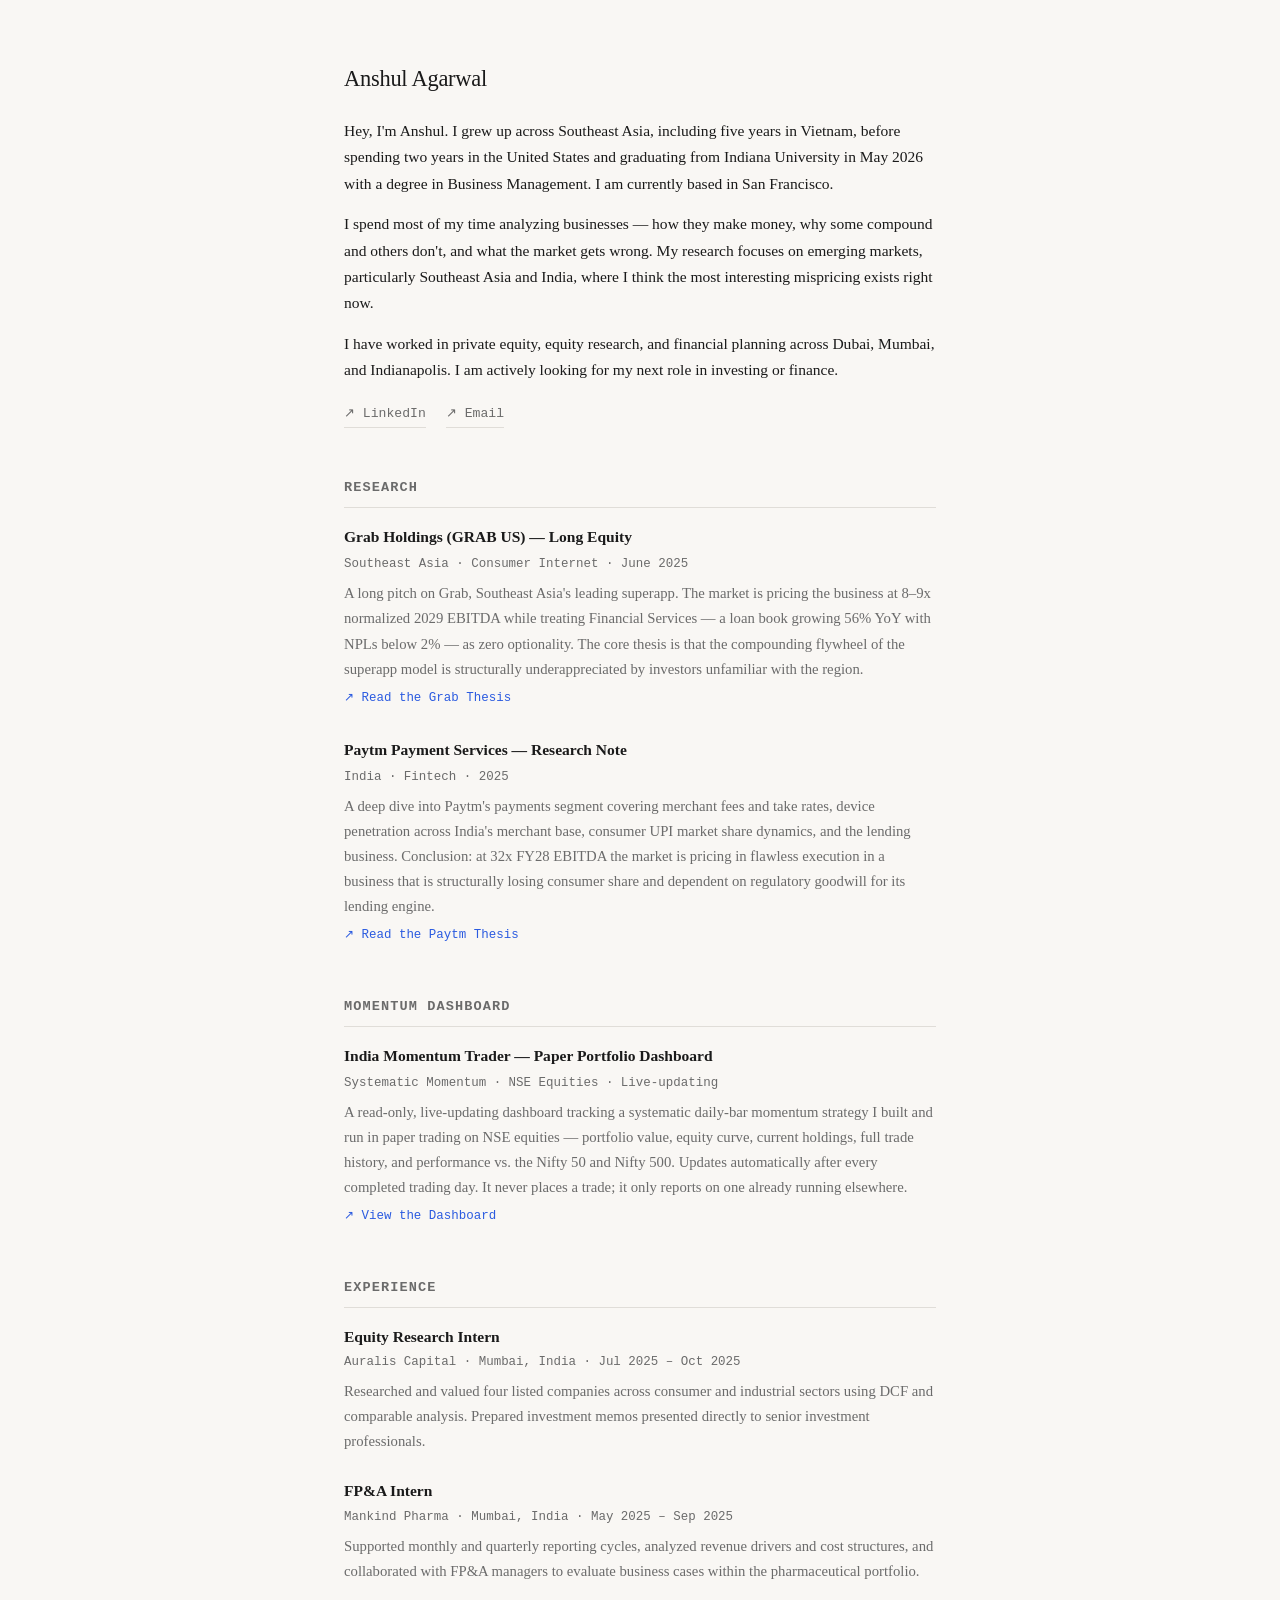
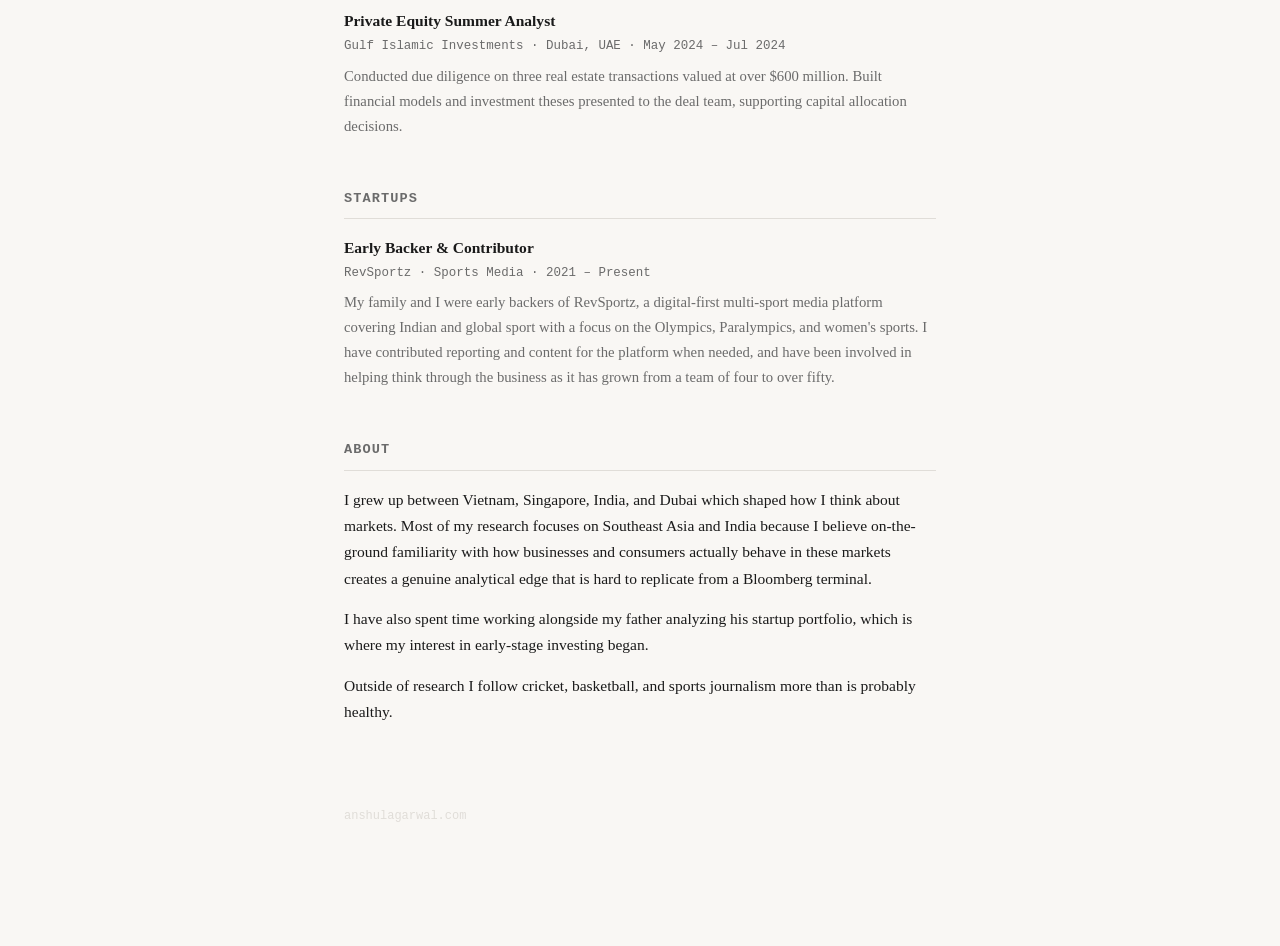
<file: index.html>
<!DOCTYPE html>
<html lang="en">
<head>
  <meta charset="UTF-8" />
  <meta name="viewport" content="width=device-width, initial-scale=1.0" />
  <meta name="description" content="Anshul Agarwal — investor and analyst exploring emerging markets, business analysis, and capital allocation across Southeast Asia and India." />
  <title>Anshul Agarwal</title>
  <style>
    :root {
      --bg: #f9f7f4;
      --text: #1a1a1a;
      --muted: #6b6b6b;
      --accent: #2b5be0;
      --border: #e0ddd8;
      --font-body: 'Georgia', serif;
      --font-mono: 'Courier New', monospace;
    }

    * {
      margin: 0;
      padding: 0;
      box-sizing: border-box;
    }

    body {
      background-color: var(--bg);
      color: var(--text);
      font-family: var(--font-body);
      font-size: 16px;
      line-height: 1.7;
      max-width: 640px;
      margin: 0 auto;
      padding: 60px 24px 120px;
    }

    h1 {
      font-size: 1.4rem;
      font-weight: normal;
      letter-spacing: -0.01em;
      margin-bottom: 20px;
    }

    h2 {
      font-size: 0.85rem;
      font-family: var(--font-mono);
      text-transform: uppercase;
      letter-spacing: 0.08em;
      color: var(--muted);
      margin: 48px 0 16px;
      padding-bottom: 8px;
      border-bottom: 1px solid var(--border);
    }

    p {
      color: var(--text);
      margin-bottom: 14px;
      font-size: 0.97rem;
    }

    a {
      color: var(--accent);
      text-decoration: none;
    }

    a:hover {
      text-decoration: underline;
    }

    .links {
      margin-top: 20px;
      display: flex;
      gap: 20px;
      flex-wrap: wrap;
      font-family: var(--font-mono);
      font-size: 0.82rem;
    }

    .links a {
      color: var(--muted);
      border-bottom: 1px solid var(--border);
      padding-bottom: 1px;
    }

    .links a:hover {
      color: var(--accent);
      border-color: var(--accent);
      text-decoration: none;
    }

    .work-item {
      margin-bottom: 28px;
    }

    .work-item .title {
      font-size: 0.97rem;
      font-weight: bold;
      margin-bottom: 4px;
    }

    .work-item .meta {
      font-family: var(--font-mono);
      font-size: 0.78rem;
      color: var(--muted);
      margin-bottom: 6px;
    }

    .work-item p {
      font-size: 0.92rem;
      color: var(--muted);
      margin-bottom: 0;
    }

    .work-item a.doc-link {
      font-family: var(--font-mono);
      font-size: 0.78rem;
      color: var(--accent);
      margin-top: 6px;
      display: inline-block;
    }

    .exp-item {
      margin-bottom: 24px;
    }

    .exp-item .role {
      font-size: 0.97rem;
      font-weight: bold;
      margin-bottom: 2px;
    }

    .exp-item .company {
      font-family: var(--font-mono);
      font-size: 0.78rem;
      color: var(--muted);
      margin-bottom: 6px;
    }

    .exp-item p {
      font-size: 0.92rem;
      color: var(--muted);
      margin-bottom: 0;
    }

    footer {
      margin-top: 80px;
      font-family: var(--font-mono);
      font-size: 0.75rem;
      color: var(--border);
    }
  </style>
</head>
<body>

  <h1>Anshul Agarwal</h1>

  <p>
    Hey, I'm Anshul. I grew up across Southeast Asia, including five years in Vietnam, before spending two years in the United States and graduating from Indiana University in May 2026 with a degree in Business Management. I am currently based in San Francisco.
  </p>
  <p>
    I spend most of my time analyzing businesses — how they make money, why some compound and others don't, and what the market gets wrong. My research focuses on emerging markets, particularly Southeast Asia and India, where I think the most interesting mispricing exists right now.
  </p>
  <p>
    I have worked in private equity, equity research, and financial planning across Dubai, Mumbai, and Indianapolis. I am actively looking for my next role in investing or finance.
  </p>

  <div class="links">
    <a href="https://www.linkedin.com/in/anshulagarwal123/" target="_blank">
    ↗ LinkedIn
</a>
    <a href="mailto:agarwalanshul031@gmail.com">↗ Email</a>
  </div>

  <h2>Research</h2>

  <div class="work-item">
    <div class="title">Grab Holdings (GRAB US) — Long Equity</div>
    <div class="meta">Southeast Asia · Consumer Internet · June 2025</div>
    <p>
      A long pitch on Grab, Southeast Asia's leading superapp. The market is pricing the business at 8–9x normalized 2029 EBITDA while treating Financial Services — a loan book growing 56% YoY with NPLs below 2% — as zero optionality. The core thesis is that the compounding flywheel of the superapp model is structurally underappreciated by investors unfamiliar with the region.
    </p>
    <a class="doc-link" href="OFFICIAL%20GRAB%20WRITE%20UP.pdf" target="_blank">
    ↗ Read the Grab Thesis
</a>
  </div>

  <div class="work-item">
    <div class="title">Paytm Payment Services — Research Note</div>
    <div class="meta">India · Fintech · 2025</div>
    <p>
      A deep dive into Paytm's payments segment covering merchant fees and take rates, device penetration across India's merchant base, consumer UPI market share dynamics, and the lending business. Conclusion: at 32x FY28 EBITDA the market is pricing in flawless execution in a business that is structurally losing consumer share and dependent on regulatory goodwill for its lending engine.
    </p>
   <a class="doc-link" href="PAYTM%20FINAL%20WRITE%20UP.pdf" target="_blank">
    ↗ Read the Paytm Thesis
</a>
  </div>

  <h2>Momentum Dashboard</h2>

  <div class="work-item">
    <div class="title">India Momentum Trader — Paper Portfolio Dashboard</div>
    <div class="meta">Systematic Momentum · NSE Equities · Live-updating</div>
    <p>
      A read-only, live-updating dashboard tracking a systematic daily-bar momentum strategy I built and run in paper trading on NSE equities — portfolio value, equity curve, current holdings, full trade history, and performance vs. the Nifty 50 and Nifty 500. Updates automatically after every completed trading day. It never places a trade; it only reports on one already running elsewhere.
    </p>
    <a class="doc-link" href="momentum-dashboard/index.html">
    ↗ View the Dashboard
</a>
  </div>

  <h2>Experience</h2>

  <div class="exp-item">
    <div class="role">Equity Research Intern</div>
    <div class="company">Auralis Capital · Mumbai, India · Jul 2025 – Oct 2025</div>
    <p>Researched and valued four listed companies across consumer and industrial sectors using DCF and comparable analysis. Prepared investment memos presented directly to senior investment professionals.</p>
  </div>

  <div class="exp-item">
    <div class="role">FP&A Intern</div>
    <div class="company">Mankind Pharma · Mumbai, India · May 2025 – Sep 2025</div>
    <p>Supported monthly and quarterly reporting cycles, analyzed revenue drivers and cost structures, and collaborated with FP&A managers to evaluate business cases within the pharmaceutical portfolio.</p>
  </div>

  <div class="exp-item">
    <div class="role">Private Equity Summer Analyst</div>
    <div class="company">Gulf Islamic Investments · Dubai, UAE · May 2024 – Jul 2024</div>
    <p>Conducted due diligence on three real estate transactions valued at over $600 million. Built financial models and investment theses presented to the deal team, supporting capital allocation decisions.</p>
  </div>

  <h2>Startups</h2>

  <div class="exp-item">
    <div class="role">Early Backer & Contributor</div>
    <div class="company">RevSportz · Sports Media · 2021 – Present</div>
    <p>My family and I were early backers of RevSportz, a digital-first multi-sport media platform covering Indian and global sport with a focus on the Olympics, Paralympics, and women's sports. I have contributed reporting and content for the platform when needed, and have been involved in helping think through the business as it has grown from a team of four to over fifty.</p>
  </div>

  <h2>About</h2>

  <p>
    I grew up between Vietnam, Singapore, India, and Dubai which shaped how I think about markets. Most of my research focuses on Southeast Asia and India because I believe on-the-ground familiarity with how businesses and consumers actually behave in these markets creates a genuine analytical edge that is hard to replicate from a Bloomberg terminal.
  </p>
  <p>
    I have also spent time working alongside my father analyzing his startup portfolio, which is where my interest in early-stage investing began.
  </p>
  <p>
    Outside of research I follow cricket, basketball, and sports journalism more than is probably healthy.
  </p>

  <footer>anshulagarwal.com</footer>

</body>
</html>
</file>
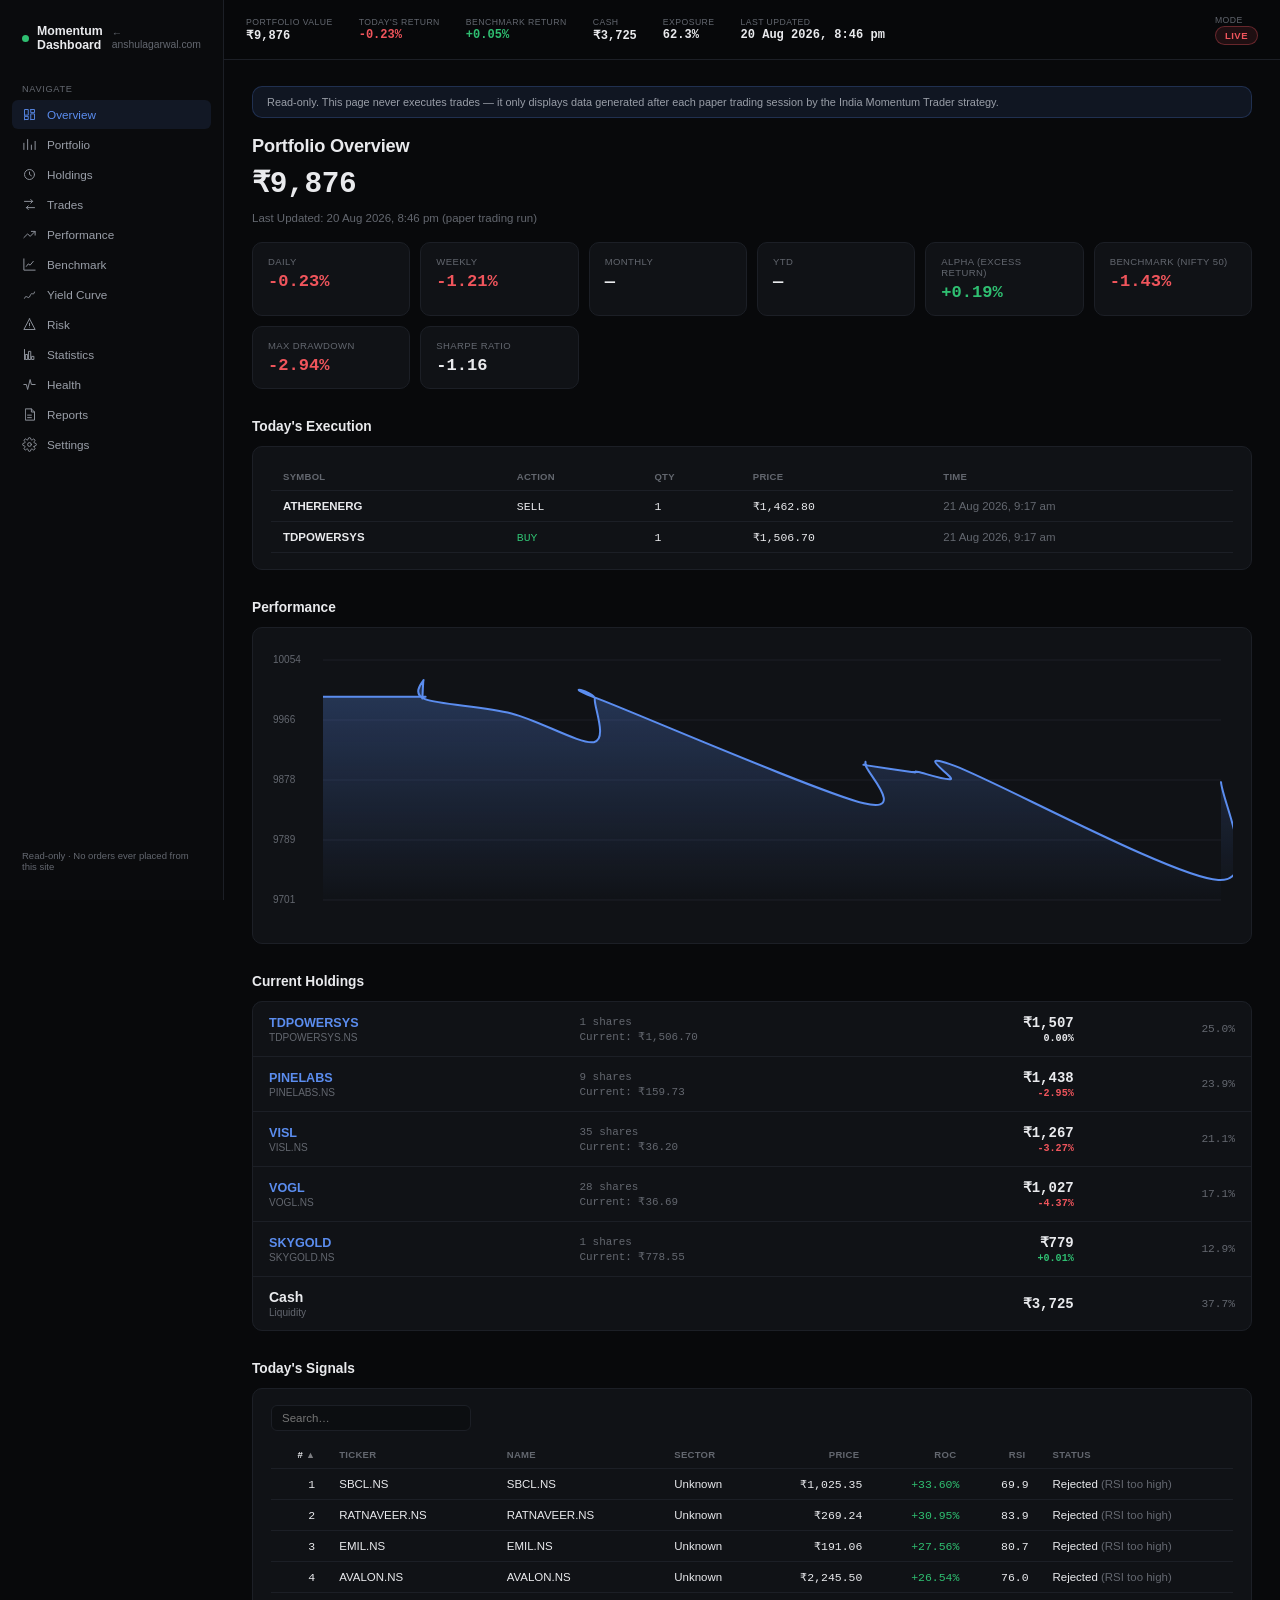
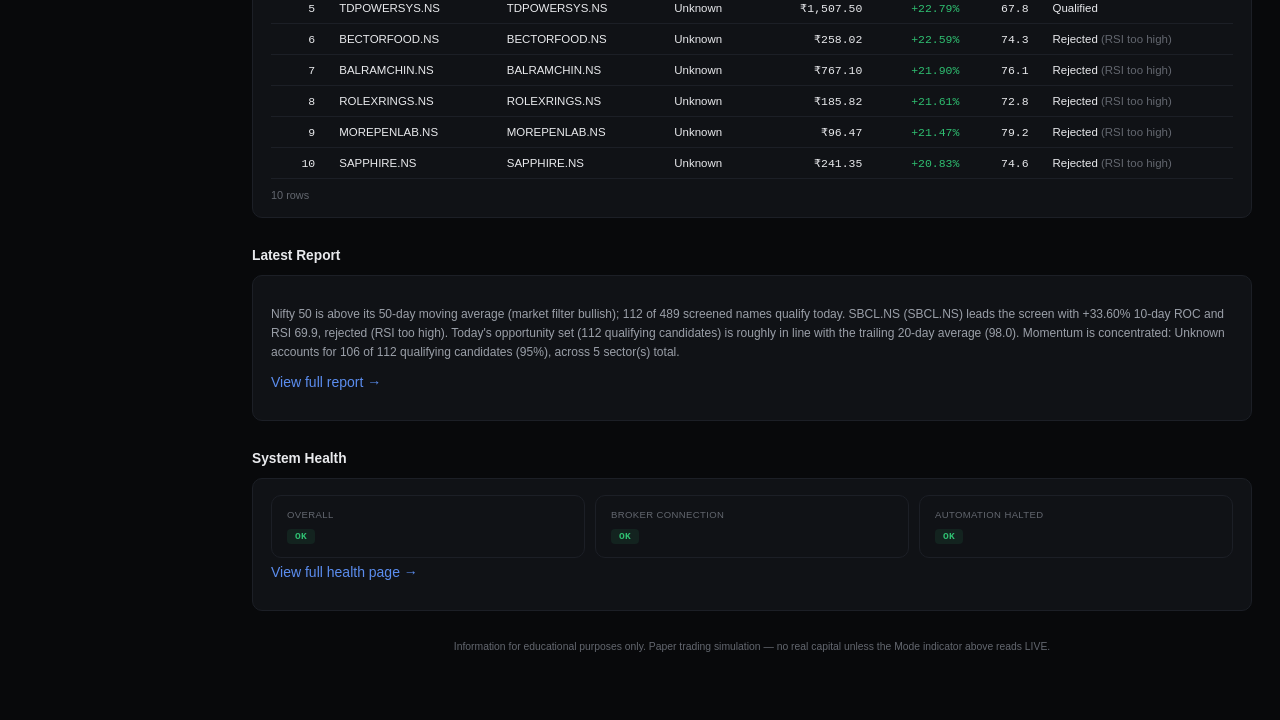
<file: momentum-dashboard/index.html>
<!doctype html>
<html lang="en">
<head>
<meta charset="utf-8">
<meta name="viewport" content="width=device-width, initial-scale=1">
<title>Momentum Dashboard — Overview</title>
<meta name="description" content="Read-only institutional-style analytics dashboard for the India Momentum Trader paper portfolio.">
<link rel="stylesheet" href="assets/style.css?v=2">
</head>
<body>
<div class="app-shell" id="app-root">
  <aside class="sidebar">
    <div class="sidebar-brand">
      <span class="dot"></span> Momentum Dashboard
      <a href="../index.html" class="back">← anshulagarwal.com</a>
    </div>
    <div class="sidebar-section-label">Navigate</div>
    <nav class="sidebar-nav"></nav>
    <div class="sidebar-footer">Read-only · No orders ever placed from this site</div>
  </aside>
  <div>
    <div class="topbar-v2">
      <button class="sidebar-toggle" aria-label="Toggle menu">
        <svg width="16" height="16" viewBox="0 0 24 24" fill="none" stroke="currentColor" stroke-width="2" stroke-linecap="round"><path d="M3 6h18M3 12h18M3 18h18"/></svg>
      </button>
      <div class="stat-chip"><span class="stat-label">Portfolio Value</span><span class="stat-value" id="tb-value">—</span></div>
      <div class="stat-chip"><span class="stat-label">Today's Return</span><span class="stat-value" id="tb-today">—</span></div>
      <div class="stat-chip"><span class="stat-label">Benchmark Return</span><span class="stat-value" id="tb-bench">—</span></div>
      <div class="stat-chip"><span class="stat-label">Cash</span><span class="stat-value" id="tb-cash">—</span></div>
      <div class="stat-chip"><span class="stat-label">Exposure</span><span class="stat-value" id="tb-exposure">—</span></div>
      <div class="stat-chip"><span class="stat-label">Last Updated</span><span class="stat-value" id="tb-updated">—</span></div>
      <div class="stat-chip mode-chip"><span class="stat-label">Mode</span><span class="mode-pill" id="tb-mode">—</span></div>
    </div>
    <main class="content">
      <div class="read-only-banner fade-in">Read-only. This page never executes trades — it only displays data generated after each paper trading session by the India Momentum Trader strategy.</div>

      <h1 class="fade-in">Portfolio Overview</h1>
      <div class="hero-value fade-in" id="hero-value">—</div>
      <p class="hero-sub fade-in" id="hero-sub">Loading…</p>

      <div class="kpi-grid" id="hero-kpi-grid"></div>

      <h2>Today's Execution</h2>
      <div id="execution-status"></div>

      <h2>Performance</h2>
      <div class="panel fade-in">
        <canvas id="equity-canvas" style="width:100%; height:280px;"></canvas>
      </div>

      <h2>Current Holdings</h2>
      <div class="position-list fade-in" id="position-list"></div>

      <h2>Today's Signals</h2>
      <div class="panel fade-in">
        <div id="signals-table"></div>
      </div>

      <h2>Latest Report</h2>
      <div class="panel fade-in" id="latest-report-panel"></div>

      <h2>System Health</h2>
      <div class="panel fade-in" id="health-summary-panel"></div>

      <p class="footer-note">Information for educational purposes only. Paper trading simulation — no real capital unless the Mode indicator above reads LIVE.</p>
    </main>
  </div>
</div>
<script src="assets/app.js?v=2"></script>
<script>
(async function () {
  renderShell("index.html");
  const [portfolio, holdings, performance, report, health] = await Promise.all([
    fetchJSON("portfolio.json"), fetchJSON("holdings.json"), fetchJSON("performance.json"),
    fetchJSON("latest_report.json"), fetchJSON("health.json"),
  ]);

  document.getElementById("hero-sub").textContent = portfolio
    ? `Last Updated: ${fmtDate(portfolio.as_of)} (paper trading run)`
    : "No data yet — the dashboard updates after the next paper trading session.";

  if (!portfolio) {
    document.getElementById("hero-value").textContent = "—";
    document.getElementById("hero-kpi-grid").innerHTML = emptyState("No portfolio.json yet.");
  } else {
    document.getElementById("hero-value").textContent = fmtCurrency(portfolio.portfolio_value);
    const bc = portfolio.benchmark_comparison || {};
    const cards = [
      { label: "Daily", value: portfolio.today_return ? fmtPct(portfolio.today_return.change_pct) : "—", cls: portfolio.today_return ? signClass(portfolio.today_return.change_pct) : "" },
      { label: "Weekly", value: portfolio.weekly_return ? fmtPct(portfolio.weekly_return.change_pct) : "—", cls: portfolio.weekly_return ? signClass(portfolio.weekly_return.change_pct) : "" },
      { label: "Monthly", value: portfolio.monthly_return ? fmtPct(portfolio.monthly_return.change_pct) : "—", cls: portfolio.monthly_return ? signClass(portfolio.monthly_return.change_pct) : "" },
      { label: "YTD", value: portfolio.ytd_return ? fmtPct(portfolio.ytd_return.change_pct) : "—", cls: portfolio.ytd_return ? signClass(portfolio.ytd_return.change_pct) : "" },
      { label: "Alpha (Excess Return)", value: bc.available && bc.excess_return_pct !== null ? fmtPct(bc.excess_return_pct) : "—", cls: bc.available ? signClass(bc.excess_return_pct) : "" },
      { label: `Benchmark (${bc.benchmark_name || "Nifty 50"})`, value: bc.available && bc.benchmark_since_inception_pct !== null ? fmtPct(bc.benchmark_since_inception_pct) : "—", cls: bc.available ? signClass(bc.benchmark_since_inception_pct) : "" },
      { label: "Max Drawdown", value: portfolio.max_drawdown_pct !== null ? fmtPct(portfolio.max_drawdown_pct) : "Insufficient history", cls: portfolio.max_drawdown_pct !== null ? "neg" : "" },
      { label: "Sharpe Ratio", value: portfolio.sharpe_ratio !== null ? fmtNum(portfolio.sharpe_ratio) : "Insufficient history" },
    ];
    document.getElementById("hero-kpi-grid").innerHTML = cards.map(c => `
      <div class="kpi-card fade-in"><div class="label">${c.label}</div><div class="value ${c.cls || ""}">${c.value}</div></div>`).join("");
  }

  // Today's Execution — never show placeholder/fabricated fills; only
  // real fills from an execute (or confirmed intraday exit) entry whose
  // own timestamp is actually today, IST. See json_export.py's
  // build_latest_report_json() / _entry_ist_date().
  const execEl = document.getElementById("execution-status");
  const exec = report && report.today_execution;
  if (!exec || !exec.executed) {
    execEl.innerHTML = `<div class="wait-state"><span class="wait-dot"></span>Waiting for today's execution…</div>`;
  } else if (!exec.fills || exec.fills.length === 0) {
    execEl.innerHTML = `<div class="wait-state"><span class="wait-dot"></span>Execution complete — no trades today.</div>`;
  } else {
    execEl.innerHTML = `<div class="panel"><div class="table-scroll"><table><thead><tr>
      <th>Symbol</th><th>Action</th><th>Qty</th><th>Price</th><th>Time</th></tr></thead><tbody>
      ${exec.fills.map(f => `<tr>
        <td class="text-cell"><strong>${(f.symbol || "").replace(".NS", "")}</strong></td>
        <td class="${f.action === "BUY" ? "pos" : ""}">${f.action}</td>
        <td>${f.qty}</td><td>${fmtCurrency(f.price, 2)}</td>
        <td class="text-cell muted">${fmtDate(f.timestamp)}</td>
      </tr>`).join("")}
      </tbody></table></div></div>`;
  }

  if (performance && performance.available) {
    simpleLineChart("equity-canvas", [
      { label: "Portfolio", color: CHART_COLORS.portfolio, points: seriesFromDict(performance.equity_curve) },
    ], { yDecimals: 0, tooltipLabel: (p) => fmtCurrency(p[1]) });
  } else {
    document.getElementById("equity-canvas").parentElement.innerHTML = emptyState("Not enough equity history yet.");
  }

  const posList = document.getElementById("position-list");
  const hRows = (holdings && holdings.holdings) || [];
  if (!hRows.length) {
    posList.innerHTML = emptyState("No open positions.");
  } else {
    posList.innerHTML = hRows.map(h => `
      <div class="position-row">
        <div class="position-ticker"><a href="holdings.html">${h.ticker.replace(".NS", "")}</a><span class="position-company">${h.company || h.sector || ""}</span></div>
        <div class="position-mid"><span>${h.shares} shares</span><span>Current: ${fmtCurrency(h.current_price, 2)}</span></div>
        <div class="position-value">${fmtCurrency(h.current_price * h.shares)}<span class="position-change ${signClass(h.current_return_pct)}">${fmtPct(h.current_return_pct)}</span></div>
        <div class="position-weight">${h.weight_pct !== null ? h.weight_pct.toFixed(1) + "%" : "—"}</div>
      </div>`).join("") + (portfolio ? `
      <div class="position-row cash-row">
        <div class="position-ticker"><span style="font-weight:650;">Cash</span><span class="position-company">Liquidity</span></div>
        <div class="position-mid"></div>
        <div class="position-value">${fmtCurrency(portfolio.cash)}</div>
        <div class="position-weight">${portfolio.portfolio_value ? (portfolio.cash / portfolio.portfolio_value * 100).toFixed(1) + "%" : "—"}</div>
      </div>` : "");
  }

  const candidates = (report && report.top_10_candidates) || [];
  renderDataTable("signals-table",
    [
      { key: "rank", label: "#", align: "right" },
      { key: "ticker", label: "Ticker", textCell: true },
      { key: "name", label: "Name", textCell: true },
      { key: "sector", label: "Sector", textCell: true },
      { key: "price", label: "Price", align: "right", format: (r) => fmtCurrency(r.price, 2) },
      { key: "roc_pct", label: "ROC", align: "right", format: (r) => `<span class="${signClass(r.roc_pct)}">${fmtPct(r.roc_pct)}</span>` },
      { key: "rsi", label: "RSI", align: "right", format: (r) => fmtNum(r.rsi, 1) },
      { key: "status", label: "Status", textCell: true, format: (r) => r.status + (r.reason ? ` <span class="muted">(${r.reason})</span>` : "") },
    ],
    candidates,
    { searchKeys: ["ticker", "name", "sector"], pageSize: 10, defaultSort: "rank", defaultSortDir: "asc", emptyMsg: "No screening data yet." }
  );

  const reportPanel = document.getElementById("latest-report-panel");
  if (report && report.commentary) {
    reportPanel.innerHTML = `<p style="line-height:1.6; color:var(--text-secondary); font-size:0.86rem;">${report.commentary}</p>
      <p style="margin-top:10px;"><a href="report.html">View full report →</a></p>`;
  } else {
    reportPanel.innerHTML = emptyState("No report generated yet.") + `<p style="text-align:center;"><a href="report.html">View report page →</a></p>`;
  }

  const healthPanel = document.getElementById("health-summary-panel");
  if (health) {
    healthPanel.innerHTML = `<div class="kpi-grid" style="margin:0;">
      <div class="kpi-card"><div class="label">Overall</div><div class="value">${statusBadge(health.overall_healthy)}</div></div>
      <div class="kpi-card"><div class="label">Broker Connection</div><div class="value">${statusBadge(health.broker_connection ? health.broker_connection.ok : null)}</div></div>
      <div class="kpi-card"><div class="label">Automation Halted</div><div class="value">${statusBadge(health.automation_halted === false ? true : health.automation_halted === true ? false : null)}</div></div>
    </div><p style="margin-top:6px;"><a href="health.html">View full health page →</a></p>`;
  } else {
    healthPanel.innerHTML = emptyState("No health data yet.");
  }
})();
</script>
</body>
</html>
</file>
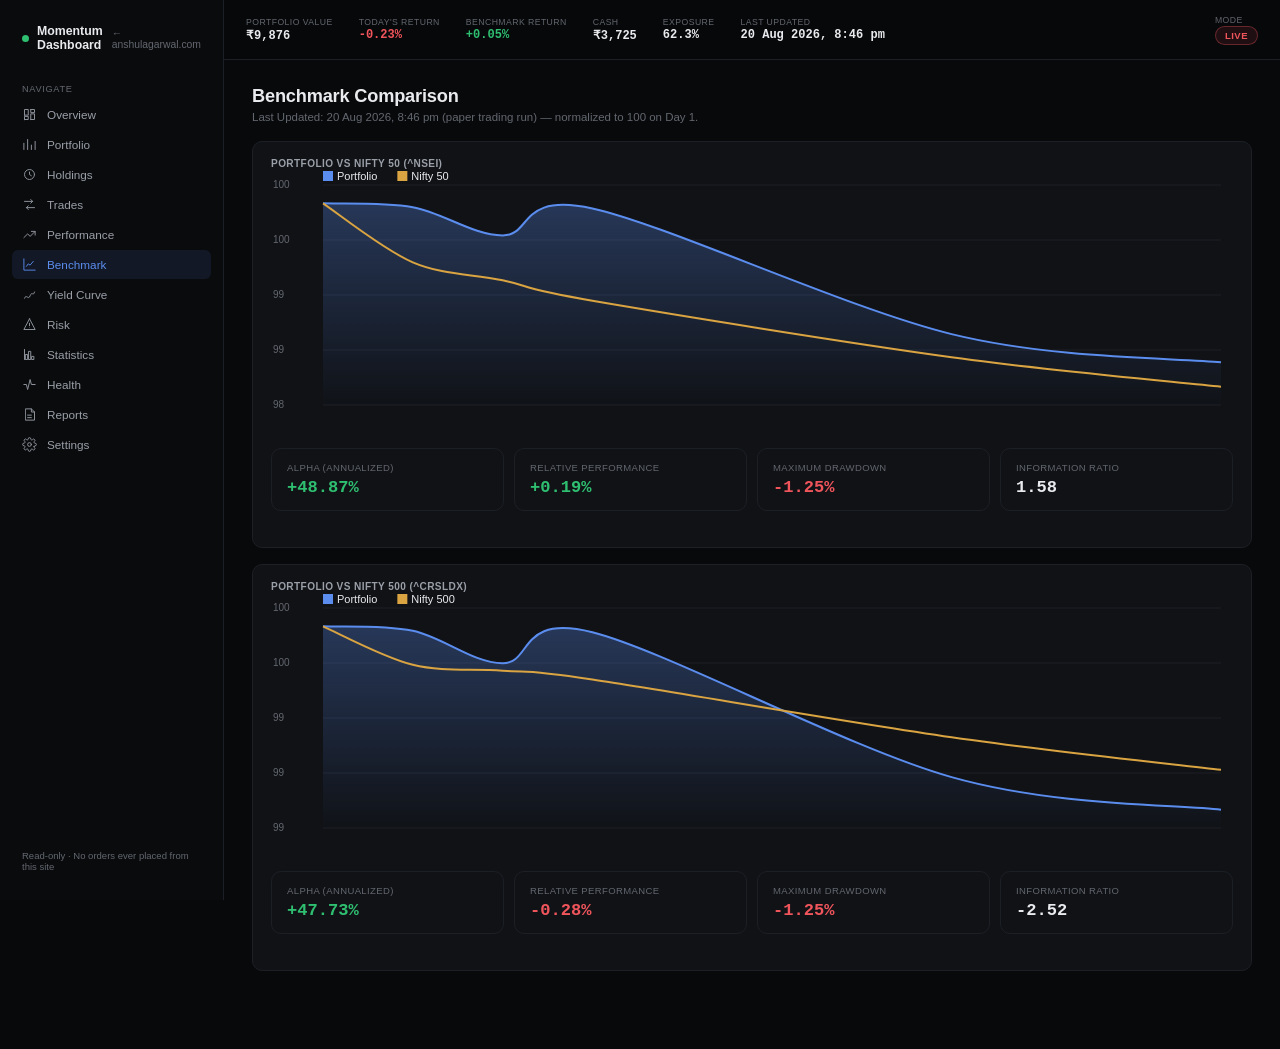
<file: momentum-dashboard/benchmark.html>
<!doctype html>
<html lang="en">
<head>
<meta charset="utf-8">
<meta name="viewport" content="width=device-width, initial-scale=1">
<title>Momentum Dashboard — Benchmark</title>
<link rel="stylesheet" href="assets/style.css?v=2">
</head>
<body>
<div class="app-shell" id="app-root">
  <aside class="sidebar">
    <div class="sidebar-brand"><span class="dot"></span> Momentum Dashboard<a href="../index.html" class="back">← anshulagarwal.com</a></div>
    <div class="sidebar-section-label">Navigate</div>
    <nav class="sidebar-nav"></nav>
    <div class="sidebar-footer">Read-only · No orders ever placed from this site</div>
  </aside>
  <div>
    <div class="topbar-v2">
      <button class="sidebar-toggle" aria-label="Toggle menu"><svg width="16" height="16" viewBox="0 0 24 24" fill="none" stroke="currentColor" stroke-width="2" stroke-linecap="round"><path d="M3 6h18M3 12h18M3 18h18"/></svg></button>
      <div class="stat-chip"><span class="stat-label">Portfolio Value</span><span class="stat-value" id="tb-value">—</span></div>
      <div class="stat-chip"><span class="stat-label">Today's Return</span><span class="stat-value" id="tb-today">—</span></div>
      <div class="stat-chip"><span class="stat-label">Benchmark Return</span><span class="stat-value" id="tb-bench">—</span></div>
      <div class="stat-chip"><span class="stat-label">Cash</span><span class="stat-value" id="tb-cash">—</span></div>
      <div class="stat-chip"><span class="stat-label">Exposure</span><span class="stat-value" id="tb-exposure">—</span></div>
      <div class="stat-chip"><span class="stat-label">Last Updated</span><span class="stat-value" id="tb-updated">—</span></div>
      <div class="stat-chip mode-chip"><span class="stat-label">Mode</span><span class="mode-pill" id="tb-mode">—</span></div>
    </div>
    <main class="content">
      <h1>Benchmark Comparison</h1>
      <p class="subtitle" id="generated-at">Loading… normalized to 100 on Day 1.</p>
      <div id="benchmarks-container"></div>
    </main>
  </div>
</div>
<script src="assets/app.js?v=2"></script>
<script>
(async function () {
  renderShell("benchmark.html");
  const bench = await fetchJSON("benchmark.json");

  document.getElementById("generated-at").textContent = bench
    ? `Last Updated: ${fmtDate(bench.as_of)} (paper trading run) — normalized to 100 on Day 1.`
    : "No data yet.";

  const container = document.getElementById("benchmarks-container");
  if (!bench || !bench.benchmarks) {
    container.innerHTML = emptyState("No benchmark data yet — updates after the next paper trading session.");
    return;
  }

  const wanted = ["NIFTY50", "NIFTY500"];
  let html = "";
  for (const key of wanted) {
    const b = bench.benchmarks[key];
    if (!b) continue;
    const canvasId = `chart-${key}`;
    const rm = b.relative_metrics || {};
    html += `
      <div class="panel fade-in">
        <h3>Portfolio vs ${b.name} (${b.ticker})</h3>
        ${!b.available ? emptyState(b.note || "Unavailable") : `
          <canvas id="${canvasId}" style="width:100%;height:260px;"></canvas>
          <div class="kpi-grid" style="margin-top:16px;">
            <div class="kpi-card"><div class="label">Alpha (annualized)</div><div class="value ${signClass(rm.alpha_annualized_pct)}">${rm.available ? fmtPct(rm.alpha_annualized_pct) : "—"}</div></div>
            <div class="kpi-card"><div class="label">Relative Performance</div><div class="value ${signClass(rm.relative_performance_pct)}">${rm.available ? fmtPct(rm.relative_performance_pct) : "—"}</div></div>
            <div class="kpi-card"><div class="label">Maximum Drawdown</div><div class="value neg">${rm.available ? fmtPct(rm.portfolio_max_drawdown_pct) : "—"}</div></div>
            <div class="kpi-card"><div class="label">Information Ratio</div><div class="value">${rm.available ? fmtNum(rm.information_ratio) : "—"}</div></div>
          </div>
          ${!rm.available ? `<p class="subtitle" style="margin-top:12px">${rm.note || "Not enough aligned history yet."}</p>` : ""}
        `}
      </div>`;
  }
  container.innerHTML = html || emptyState("No benchmark data available.");

  for (const key of wanted) {
    const b = bench.benchmarks[key];
    if (b && b.available && b.normalized_portfolio) {
      simpleLineChart(`chart-${key}`, [
        { label: "Portfolio", color: CHART_COLORS.portfolio, points: seriesFromDict(b.normalized_portfolio) },
        { label: b.name, color: CHART_COLORS.benchmark, points: seriesFromDict(b.normalized_benchmark) },
      ], { yDecimals: 0 });
    }
  }
})();
</script>
</body>
</html>
</file>
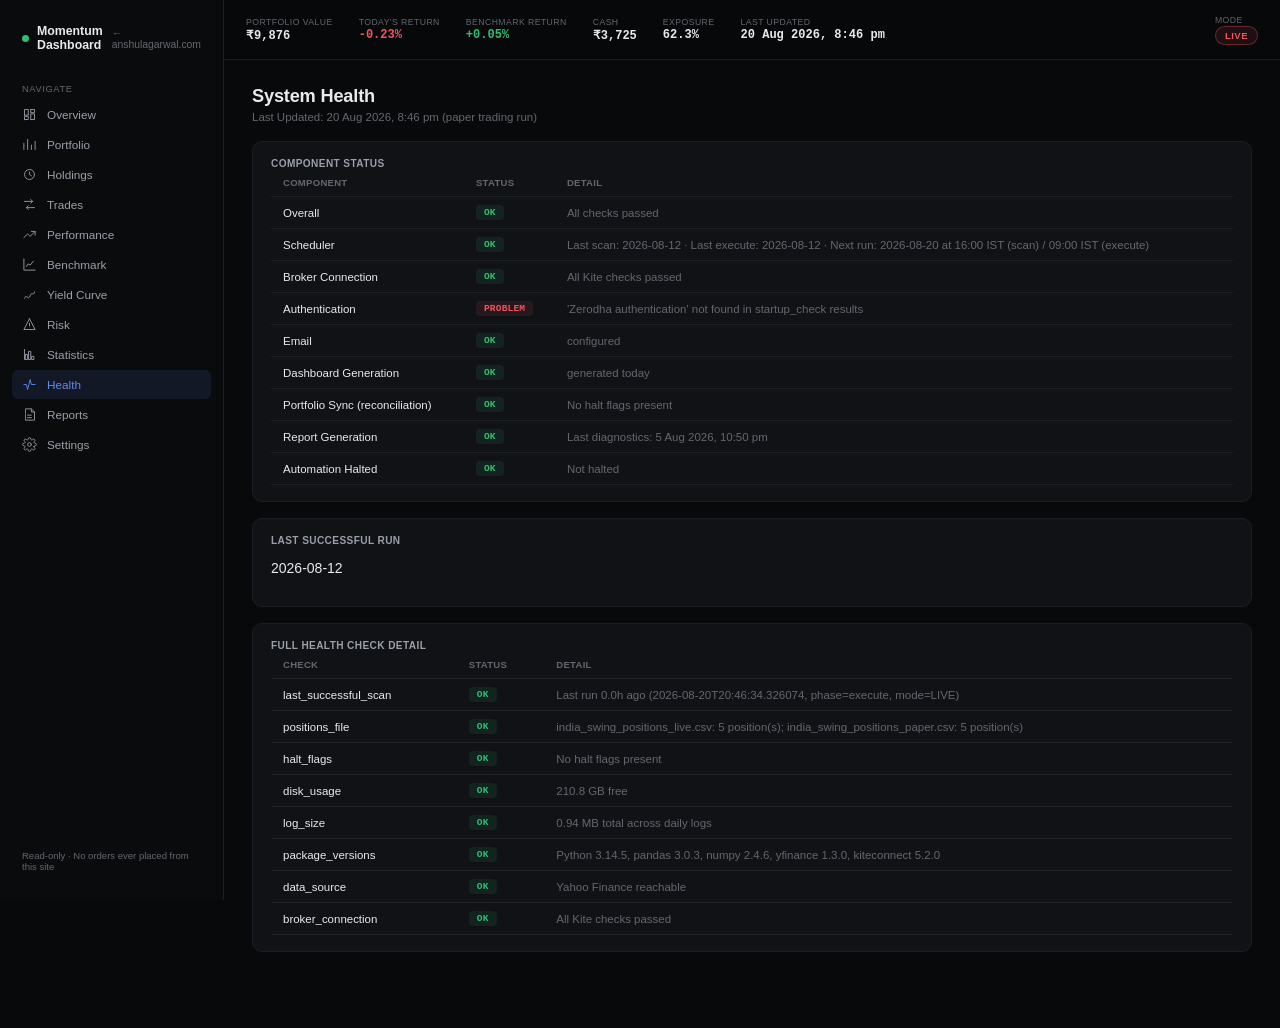
<file: momentum-dashboard/health.html>
<!doctype html>
<html lang="en">
<head>
<meta charset="utf-8">
<meta name="viewport" content="width=device-width, initial-scale=1">
<title>Momentum Dashboard — System Health</title>
<link rel="stylesheet" href="assets/style.css?v=2">
</head>
<body>
<div class="app-shell" id="app-root">
  <aside class="sidebar">
    <div class="sidebar-brand"><span class="dot"></span> Momentum Dashboard<a href="../index.html" class="back">← anshulagarwal.com</a></div>
    <div class="sidebar-section-label">Navigate</div>
    <nav class="sidebar-nav"></nav>
    <div class="sidebar-footer">Read-only · No orders ever placed from this site</div>
  </aside>
  <div>
    <div class="topbar-v2">
      <button class="sidebar-toggle" aria-label="Toggle menu"><svg width="16" height="16" viewBox="0 0 24 24" fill="none" stroke="currentColor" stroke-width="2" stroke-linecap="round"><path d="M3 6h18M3 12h18M3 18h18"/></svg></button>
      <div class="stat-chip"><span class="stat-label">Portfolio Value</span><span class="stat-value" id="tb-value">—</span></div>
      <div class="stat-chip"><span class="stat-label">Today's Return</span><span class="stat-value" id="tb-today">—</span></div>
      <div class="stat-chip"><span class="stat-label">Benchmark Return</span><span class="stat-value" id="tb-bench">—</span></div>
      <div class="stat-chip"><span class="stat-label">Cash</span><span class="stat-value" id="tb-cash">—</span></div>
      <div class="stat-chip"><span class="stat-label">Exposure</span><span class="stat-value" id="tb-exposure">—</span></div>
      <div class="stat-chip"><span class="stat-label">Last Updated</span><span class="stat-value" id="tb-updated">—</span></div>
      <div class="stat-chip mode-chip"><span class="stat-label">Mode</span><span class="mode-pill" id="tb-mode">—</span></div>
    </div>
    <main class="content">
      <h1>System Health</h1>
      <p class="subtitle" id="generated-at">Loading…</p>
      <div id="health-container"></div>
    </main>
  </div>
</div>
<script src="assets/app.js?v=2"></script>
<script>
(async function () {
  renderShell("health.html");
  const h = await fetchJSON("health.json");

  document.getElementById("generated-at").textContent = h
    ? `Last Updated: ${fmtDate(h.as_of)} (paper trading run)`
    : "No data yet.";

  const c = document.getElementById("health-container");
  if (!h) { c.innerHTML = emptyState("No health.json yet."); return; }

  const rows = [
    ["Overall", h.overall_healthy],
    ["Scheduler", h.scheduler && (h.scheduler.last_scan || h.scheduler.last_execute) ? true : null],
    ["Broker Connection", h.broker_connection ? h.broker_connection.ok : null],
    ["Authentication", h.authentication_status ? h.authentication_status.ok : null],
    ["Email", h.email_status === "configured"],
    ["Dashboard Generation", h.dashboard_status === "generated today"],
    ["Portfolio Sync (reconciliation)", h.portfolio_sync ? h.portfolio_sync.ok : null],
    ["Report Generation", h.report_generation && h.report_generation.dashboard === "generated today"],
    ["Automation Halted", h.automation_halted === false ? true : h.automation_halted === true ? false : null],
  ];
  const details = {
    "Overall": h.overall_healthy ? "All checks passed" : "See breakdown below",
    "Scheduler": `Last scan: ${h.scheduler?.last_scan ?? "never"} · Last execute: ${h.scheduler?.last_execute ?? "never"} · Next run: ${h.scheduler?.next_scheduled_run ?? "n/a"}`,
    "Broker Connection": h.broker_connection?.detail ?? "n/a",
    "Authentication": h.authentication_status?.detail ?? "n/a",
    "Email": h.email_status,
    "Dashboard Generation": h.dashboard_status,
    "Portfolio Sync (reconciliation)": h.portfolio_sync?.detail ?? "n/a",
    "Report Generation": h.report_generation?.last_diagnostics?.available
      ? `Last diagnostics: ${fmtDate(h.report_generation.last_diagnostics.timestamp)}` : "No diagnostics run yet",
    "Automation Halted": h.automation_halt_detail ?? "n/a",
  };

  let html = `<div class="panel fade-in"><h3>Component Status</h3><div class="table-scroll"><table><thead>
    <tr><th>Component</th><th>Status</th><th>Detail</th></tr></thead><tbody>`;
  rows.forEach(([label, ok]) => {
    html += `<tr><td class="text-cell">${label}</td><td>${statusBadge(ok)}</td><td class="text-cell muted">${details[label] ?? ""}</td></tr>`;
  });
  html += `</tbody></table></div></div>`;

  html += `<div class="panel fade-in"><h3>Last Successful Run</h3><p>${h.last_successful_run ?? "Never"}</p></div>`;

  if (h.checks) {
    html += `<div class="panel fade-in"><h3>Full Health Check Detail</h3><div class="table-scroll"><table><thead>
      <tr><th>Check</th><th>Status</th><th>Detail</th></tr></thead><tbody>`;
    for (const [name, c2] of Object.entries(h.checks)) {
      html += `<tr><td class="text-cell">${name}</td><td>${statusBadge(c2.ok)}</td><td class="text-cell muted">${c2.detail ?? ""}</td></tr>`;
    }
    html += `</tbody></table></div></div>`;
  }

  c.innerHTML = html;
})();
</script>
</body>
</html>
</file>
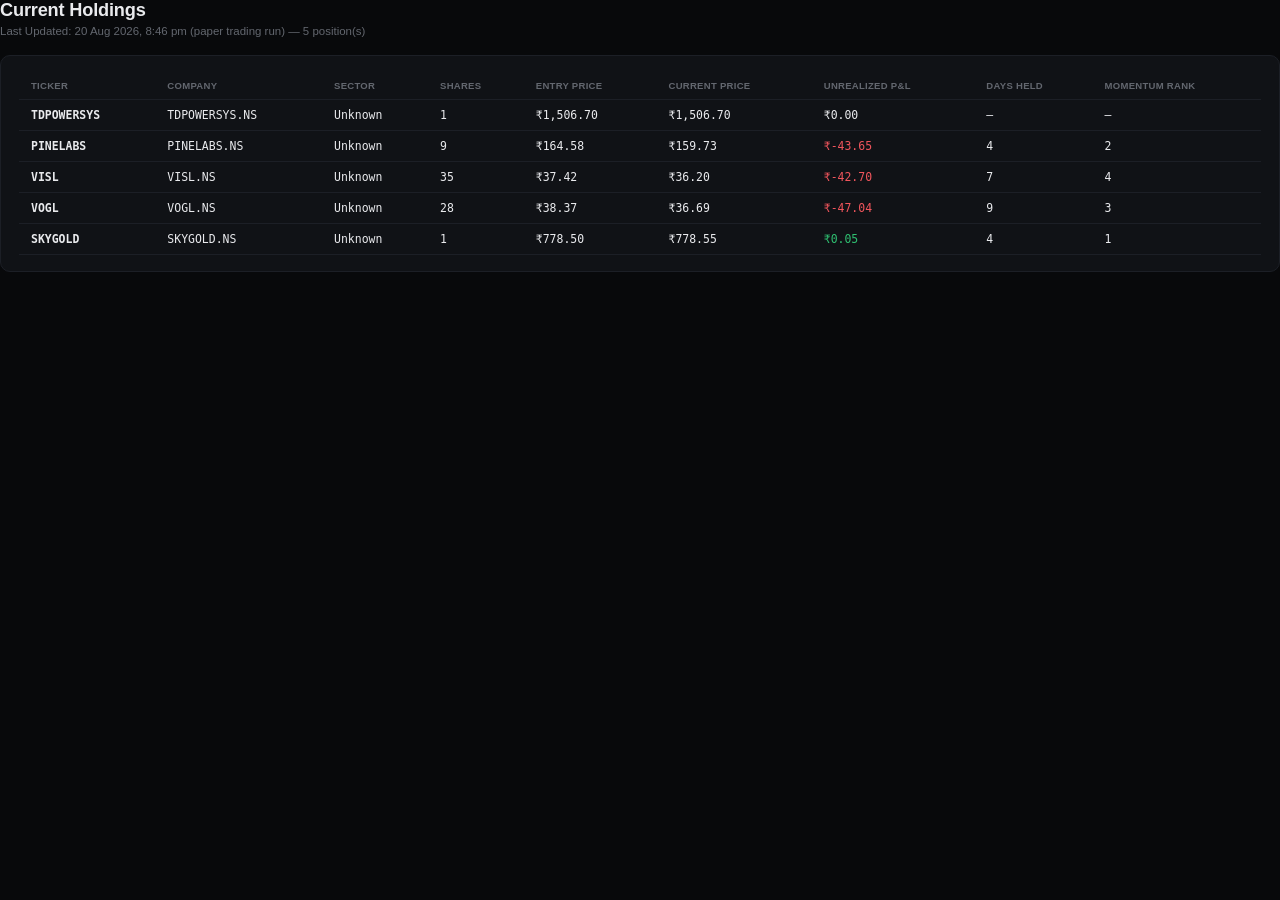
<file: momentum-dashboard/holdings.html>
<!doctype html>
<html lang="en">
<head>
<meta charset="utf-8">
<meta name="viewport" content="width=device-width, initial-scale=1">
<title>Momentum Dashboard — Holdings</title>
<link rel="stylesheet" href="assets/style.css">
</head>
<body>
<div class="mode-banner">MODE: PAPER TRADING — no real orders, ever, on this site</div>
<div class="topbar">
  <div class="brand"><a href="../index.html" class="back">← anshulagarwal.com</a><span class="dot"></span> Momentum Dashboard</div>
  <nav class="tabs" id="nav-tabs"></nav>
</div>
<main>
  <h1>Current Holdings</h1>
  <p class="subtitle" id="generated-at">Loading…</p>
  <div class="panel">
    <div class="table-scroll">
      <table id="holdings-table">
        <thead>
          <tr><th>Ticker</th><th>Company</th><th>Sector</th><th>Shares</th>
              <th>Entry Price</th><th>Current Price</th><th>Unrealized P&amp;L</th>
              <th>Days Held</th><th>Momentum Rank</th></tr>
        </thead>
        <tbody id="holdings-body"></tbody>
      </table>
    </div>
  </div>
</main>
<script src="assets/app.js"></script>
<script>
(async function () {
  renderNav("holdings.html");
  const holdings = await fetchJSON("holdings.json");

  document.getElementById("generated-at").textContent = holdings
    ? `Last Updated: ${fmtDate(holdings.as_of)} (paper trading run) — ${holdings.holdings.length} position(s)`
    : "No data yet.";

  const body = document.getElementById("holdings-body");
  if (!holdings || holdings.holdings.length === 0) {
    document.getElementById("holdings-table").outerHTML = emptyState("No open positions.");
    return;
  }

  body.innerHTML = holdings.holdings.map(h => {
    const unrealized = h.current_price !== null && h.entry_price !== null
      ? (h.current_price - h.entry_price) * h.shares : null;
    return `
    <tr>
      <td><strong>${h.ticker.replace(".NS", "")}</strong></td>
      <td>${h.company}</td>
      <td>${h.sector}</td>
      <td>${h.shares}</td>
      <td>${fmtCurrency(h.entry_price, 2)}</td>
      <td>${fmtCurrency(h.current_price, 2)}</td>
      <td class="${signClass(unrealized)}">${fmtCurrency(unrealized, 2)}</td>
      <td>${h.holding_days ?? "—"}</td>
      <td>${h.momentum_rank ?? "—"}</td>
    </tr>`;
  }).join("");
})();
</script>
</body>
</html>
</file>
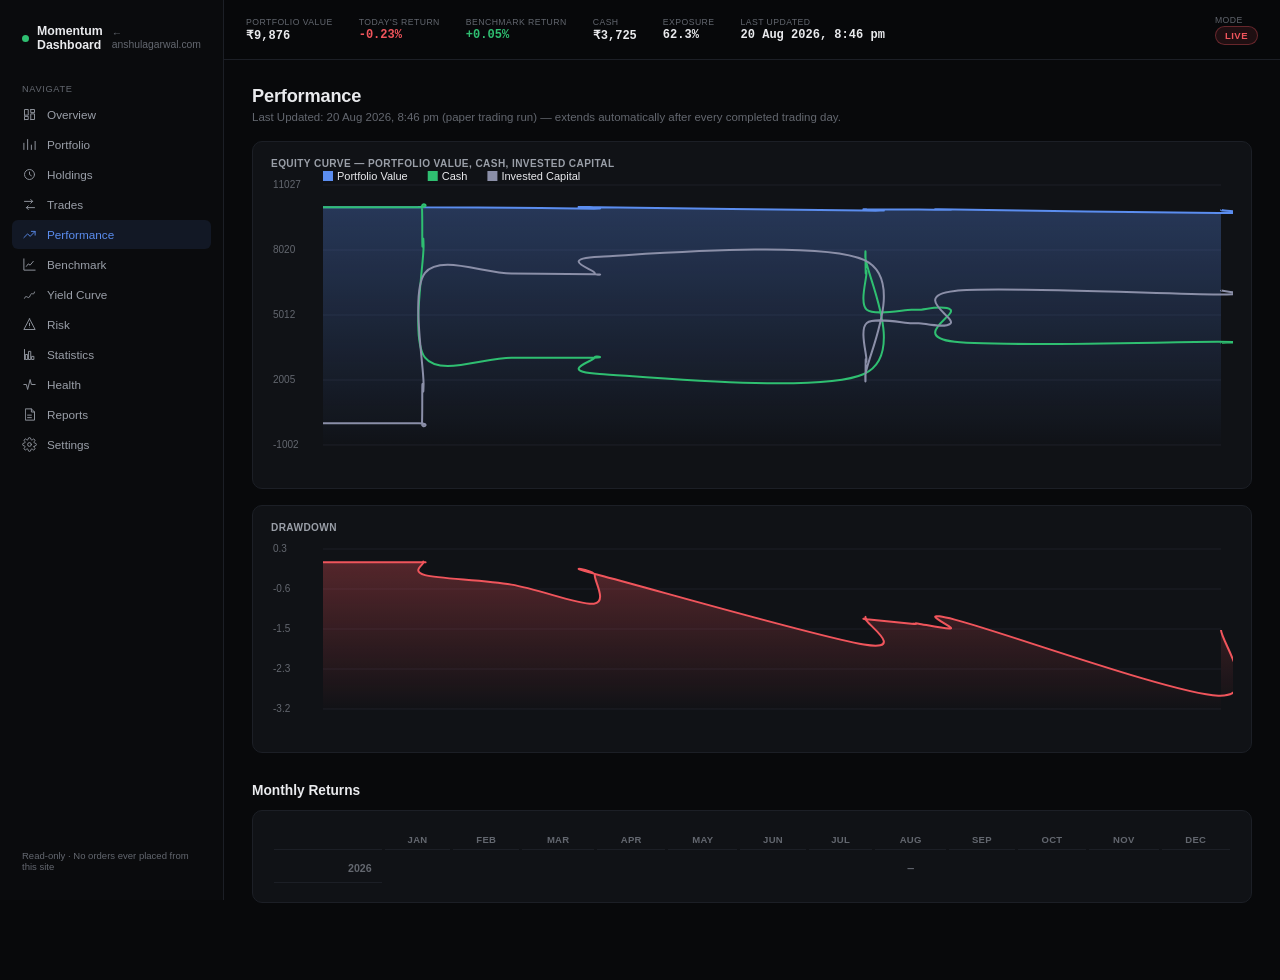
<file: momentum-dashboard/performance.html>
<!doctype html>
<html lang="en">
<head>
<meta charset="utf-8">
<meta name="viewport" content="width=device-width, initial-scale=1">
<title>Momentum Dashboard — Performance</title>
<link rel="stylesheet" href="assets/style.css?v=2">
</head>
<body>
<div class="app-shell" id="app-root">
  <aside class="sidebar">
    <div class="sidebar-brand"><span class="dot"></span> Momentum Dashboard<a href="../index.html" class="back">← anshulagarwal.com</a></div>
    <div class="sidebar-section-label">Navigate</div>
    <nav class="sidebar-nav"></nav>
    <div class="sidebar-footer">Read-only · No orders ever placed from this site</div>
  </aside>
  <div>
    <div class="topbar-v2">
      <button class="sidebar-toggle" aria-label="Toggle menu"><svg width="16" height="16" viewBox="0 0 24 24" fill="none" stroke="currentColor" stroke-width="2" stroke-linecap="round"><path d="M3 6h18M3 12h18M3 18h18"/></svg></button>
      <div class="stat-chip"><span class="stat-label">Portfolio Value</span><span class="stat-value" id="tb-value">—</span></div>
      <div class="stat-chip"><span class="stat-label">Today's Return</span><span class="stat-value" id="tb-today">—</span></div>
      <div class="stat-chip"><span class="stat-label">Benchmark Return</span><span class="stat-value" id="tb-bench">—</span></div>
      <div class="stat-chip"><span class="stat-label">Cash</span><span class="stat-value" id="tb-cash">—</span></div>
      <div class="stat-chip"><span class="stat-label">Exposure</span><span class="stat-value" id="tb-exposure">—</span></div>
      <div class="stat-chip"><span class="stat-label">Last Updated</span><span class="stat-value" id="tb-updated">—</span></div>
      <div class="stat-chip mode-chip"><span class="stat-label">Mode</span><span class="mode-pill" id="tb-mode">—</span></div>
    </div>
    <main class="content">
      <h1>Performance</h1>
      <p class="subtitle" id="generated-at">Loading… extends automatically after every completed trading day.</p>

      <div class="panel fade-in">
        <h3>Equity Curve — Portfolio Value, Cash, Invested Capital</h3>
        <canvas id="equity-chart" style="width:100%;height:300px;"></canvas>
      </div>
      <div class="panel fade-in">
        <h3>Drawdown</h3>
        <canvas id="drawdown-chart" style="width:100%;height:200px;"></canvas>
      </div>
      <h2>Monthly Returns</h2>
      <div class="panel fade-in">
        <div class="table-scroll" id="monthly-heatmap"></div>
      </div>
    </main>
  </div>
</div>
<script src="assets/app.js?v=2"></script>
<script>
(async function () {
  renderShell("performance.html");
  const perf = await fetchJSON("performance.json");

  document.getElementById("generated-at").textContent = perf
    ? `Last Updated: ${fmtDate(perf.as_of)} (paper trading run) — extends automatically after every completed trading day.`
    : "No data yet.";

  if (!perf || !perf.available) {
    simpleLineChart("equity-chart", [], { emptyMsg: "No equity history yet — updates after the next paper trading session." });
    simpleLineChart("drawdown-chart", [], { emptyMsg: "No equity history yet." });
    document.getElementById("monthly-heatmap").innerHTML = emptyState("No equity history yet.");
    return;
  }

  simpleLineChart("equity-chart", [
    { label: "Portfolio Value", color: CHART_COLORS.portfolio, points: seriesFromDict(perf.equity_curve) },
    { label: "Cash", color: CHART_COLORS.cash, points: seriesFromDict(perf.cash_curve) },
    { label: "Invested Capital", color: CHART_COLORS.invested, points: seriesFromDict(perf.invested_capital_curve) },
  ], { yDecimals: 0 });

  simpleLineChart("drawdown-chart", [{ label: "Drawdown %", color: CHART_COLORS.red, points: seriesFromDict(perf.drawdown_curve) }], { yDecimals: 1, legend: false });

  renderMonthlyHeatmap("monthly-heatmap", perf.equity_curve);
})();
</script>
</body>
</html>
</file>
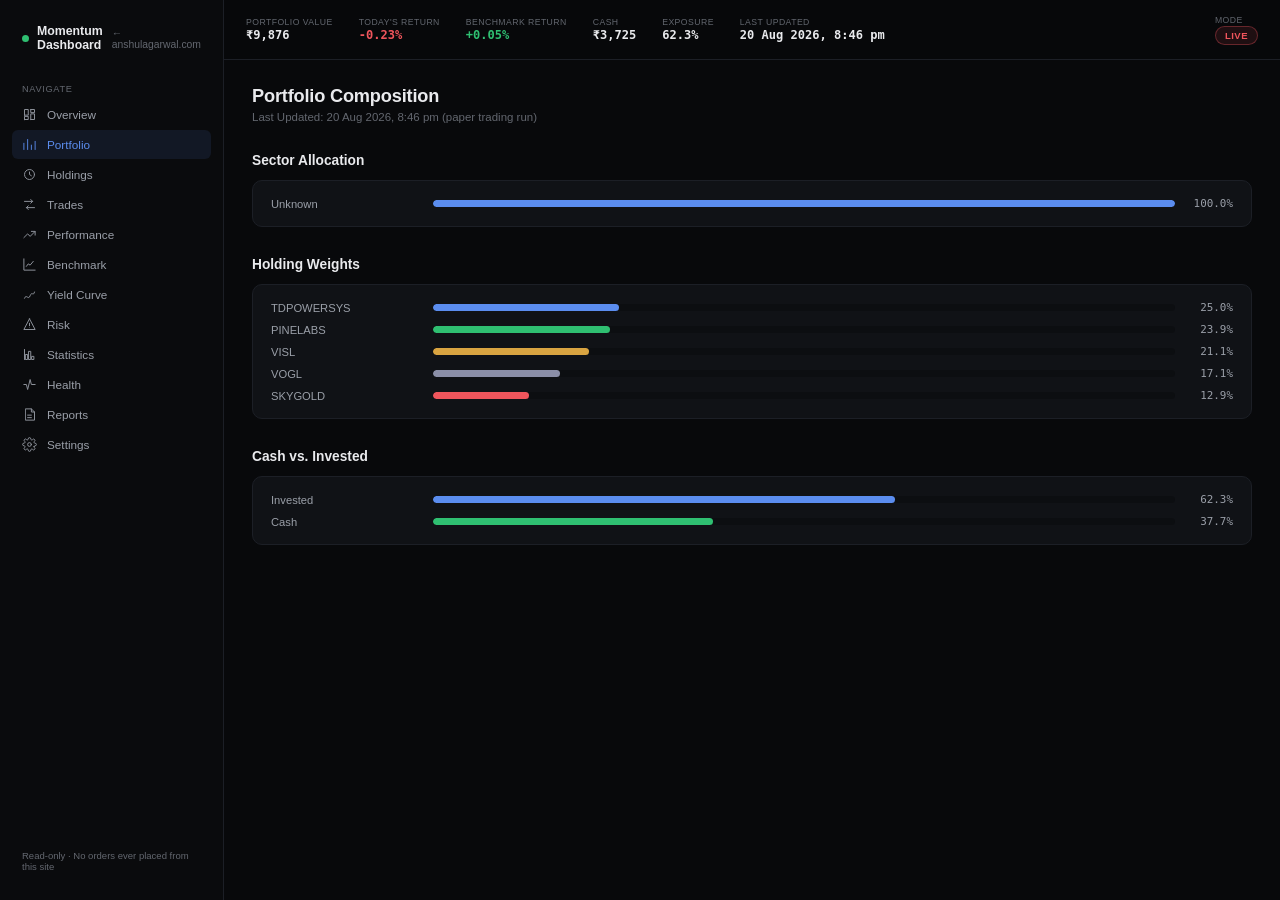
<file: momentum-dashboard/portfolio.html>
<!doctype html>
<html lang="en">
<head>
<meta charset="utf-8">
<meta name="viewport" content="width=device-width, initial-scale=1">
<title>Momentum Dashboard — Portfolio Composition</title>
<link rel="stylesheet" href="assets/style.css?v=2">
</head>
<body>
<div class="app-shell" id="app-root">
  <aside class="sidebar">
    <div class="sidebar-brand"><span class="dot"></span> Momentum Dashboard<a href="../index.html" class="back">← anshulagarwal.com</a></div>
    <div class="sidebar-section-label">Navigate</div>
    <nav class="sidebar-nav"></nav>
    <div class="sidebar-footer">Read-only · No orders ever placed from this site</div>
  </aside>
  <div>
    <div class="topbar-v2">
      <button class="sidebar-toggle" aria-label="Toggle menu"><svg width="16" height="16" viewBox="0 0 24 24" fill="none" stroke="currentColor" stroke-width="2" stroke-linecap="round"><path d="M3 6h18M3 12h18M3 18h18"/></svg></button>
      <div class="stat-chip"><span class="stat-label">Portfolio Value</span><span class="stat-value" id="tb-value">—</span></div>
      <div class="stat-chip"><span class="stat-label">Today's Return</span><span class="stat-value" id="tb-today">—</span></div>
      <div class="stat-chip"><span class="stat-label">Benchmark Return</span><span class="stat-value" id="tb-bench">—</span></div>
      <div class="stat-chip"><span class="stat-label">Cash</span><span class="stat-value" id="tb-cash">—</span></div>
      <div class="stat-chip"><span class="stat-label">Exposure</span><span class="stat-value" id="tb-exposure">—</span></div>
      <div class="stat-chip"><span class="stat-label">Last Updated</span><span class="stat-value" id="tb-updated">—</span></div>
      <div class="stat-chip mode-chip"><span class="stat-label">Mode</span><span class="mode-pill" id="tb-mode">—</span></div>
    </div>
    <main class="content">
      <h1>Portfolio Composition</h1>
      <p class="subtitle" id="generated-at">Loading…</p>

      <h2>Sector Allocation</h2>
      <div class="panel fade-in"><div id="sector-alloc"></div></div>

      <h2>Holding Weights</h2>
      <div class="panel fade-in"><div id="holding-alloc"></div></div>

      <h2>Cash vs. Invested</h2>
      <div class="panel fade-in"><div id="cash-alloc"></div></div>
    </main>
  </div>
</div>
<script src="assets/app.js?v=2"></script>
<script>
(async function () {
  renderShell("portfolio.html");
  const [holdings, portfolio] = await Promise.all([fetchJSON("holdings.json"), fetchJSON("portfolio.json")]);

  document.getElementById("generated-at").textContent = holdings
    ? `Last Updated: ${fmtDate(holdings.as_of)} (paper trading run)`
    : "No data yet.";

  const rows = (holdings && holdings.holdings) || [];
  if (!rows.length) {
    document.getElementById("sector-alloc").innerHTML = emptyState("No open positions.");
    document.getElementById("holding-alloc").innerHTML = emptyState("No open positions.");
  } else {
    const bySector = new Map();
    rows.forEach(h => {
      const val = h.current_price * h.shares;
      bySector.set(h.sector, (bySector.get(h.sector) || 0) + val);
    });
    const totalHoldingsVal = [...bySector.values()].reduce((a, b) => a + b, 0);
    const sectorItems = [...bySector.entries()]
      .map(([label, value]) => ({ label, value, pct: totalHoldingsVal ? (value / totalHoldingsVal * 100) : 0 }))
      .sort((a, b) => b.pct - a.pct);
    renderAllocationBars("sector-alloc", sectorItems);

    const holdingItems = rows.map(h => ({
      label: h.ticker.replace(".NS", ""), value: h.current_price * h.shares, pct: h.weight_pct || 0,
    })).sort((a, b) => b.pct - a.pct);
    renderAllocationBars("holding-alloc", holdingItems);
  }

  if (portfolio && portfolio.portfolio_value) {
    const cashPct = portfolio.cash / portfolio.portfolio_value * 100;
    const investedPct = (portfolio.invested_capital || 0) / portfolio.portfolio_value * 100;
    renderAllocationBars("cash-alloc", [
      { label: "Invested", value: portfolio.invested_capital, pct: investedPct },
      { label: "Cash", value: portfolio.cash, pct: cashPct },
    ]);
  } else {
    document.getElementById("cash-alloc").innerHTML = emptyState("No portfolio data yet.");
  }
})();
</script>
</body>
</html>
</file>
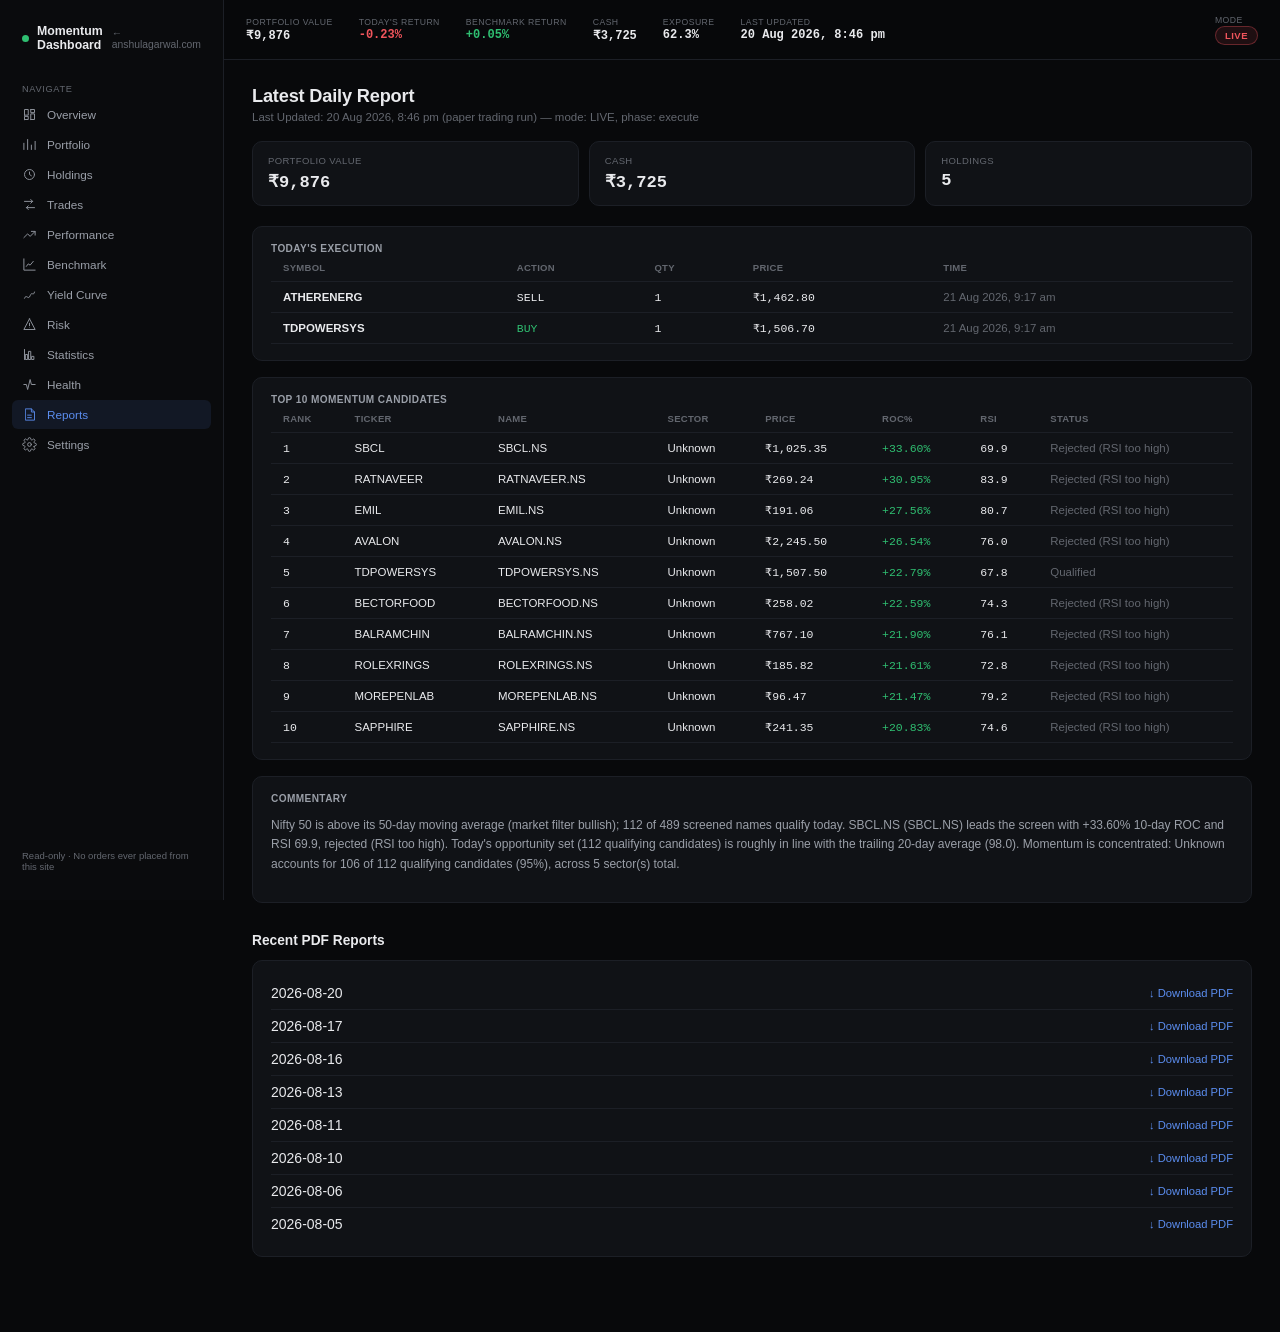
<file: momentum-dashboard/report.html>
<!doctype html>
<html lang="en">
<head>
<meta charset="utf-8">
<meta name="viewport" content="width=device-width, initial-scale=1">
<title>Momentum Dashboard — Latest Daily Report</title>
<link rel="stylesheet" href="assets/style.css?v=2">
</head>
<body>
<div class="app-shell" id="app-root">
  <aside class="sidebar">
    <div class="sidebar-brand"><span class="dot"></span> Momentum Dashboard<a href="../index.html" class="back">← anshulagarwal.com</a></div>
    <div class="sidebar-section-label">Navigate</div>
    <nav class="sidebar-nav"></nav>
    <div class="sidebar-footer">Read-only · No orders ever placed from this site</div>
  </aside>
  <div>
    <div class="topbar-v2">
      <button class="sidebar-toggle" aria-label="Toggle menu"><svg width="16" height="16" viewBox="0 0 24 24" fill="none" stroke="currentColor" stroke-width="2" stroke-linecap="round"><path d="M3 6h18M3 12h18M3 18h18"/></svg></button>
      <div class="stat-chip"><span class="stat-label">Portfolio Value</span><span class="stat-value" id="tb-value">—</span></div>
      <div class="stat-chip"><span class="stat-label">Today's Return</span><span class="stat-value" id="tb-today">—</span></div>
      <div class="stat-chip"><span class="stat-label">Benchmark Return</span><span class="stat-value" id="tb-bench">—</span></div>
      <div class="stat-chip"><span class="stat-label">Cash</span><span class="stat-value" id="tb-cash">—</span></div>
      <div class="stat-chip"><span class="stat-label">Exposure</span><span class="stat-value" id="tb-exposure">—</span></div>
      <div class="stat-chip"><span class="stat-label">Last Updated</span><span class="stat-value" id="tb-updated">—</span></div>
      <div class="stat-chip mode-chip"><span class="stat-label">Mode</span><span class="mode-pill" id="tb-mode">—</span></div>
    </div>
    <main class="content">
      <h1>Latest Daily Report</h1>
      <p class="subtitle" id="generated-at">Loading…</p>
      <div id="report-container"></div>

      <h2>Recent PDF Reports</h2>
      <div class="panel fade-in">
        <ul class="pdf-list" id="pdf-list"></ul>
      </div>
    </main>
  </div>
</div>
<script src="assets/app.js?v=2"></script>
<script>
(async function () {
  renderShell("report.html");
  const r = await fetchJSON("latest_report.json");

  document.getElementById("generated-at").textContent = r
    ? `Last Updated: ${fmtDate(r.as_of)} (paper trading run) — mode: ${r.mode}, phase: ${r.phase ?? "n/a"}`
    : "No data yet.";

  const c = document.getElementById("report-container");
  if (!r) { c.innerHTML = emptyState("No latest_report.json yet."); return; }

  let html = `<div class="kpi-grid">
    <div class="kpi-card fade-in"><div class="label">Portfolio Value</div><div class="value">${fmtCurrency(r.portfolio_value)}</div></div>
    <div class="kpi-card fade-in"><div class="label">Cash</div><div class="value">${fmtCurrency(r.cash)}</div></div>
    <div class="kpi-card fade-in"><div class="label">Holdings</div><div class="value">${r.num_holdings}</div></div>
  </div>`;

  // Today's Execution — never a fabricated/stale placeholder. Only real
  // fills whose own timestamp is actually today, IST (see json_export.py
  // build_latest_report_json / _entry_ist_date).
  html += `<div class="panel fade-in"><h3>Today's Execution</h3>`;
  const exec = r.today_execution;
  if (!exec || !exec.executed) {
    html += `<div class="wait-state"><span class="wait-dot"></span>Waiting for today's execution…</div>`;
  } else if (!exec.fills || exec.fills.length === 0) {
    html += `<div class="wait-state"><span class="wait-dot"></span>Execution complete — no trades today.</div>`;
  } else {
    html += `<div class="table-scroll"><table><thead><tr>
      <th>Symbol</th><th>Action</th><th>Qty</th><th>Price</th><th>Time</th></tr></thead><tbody>`;
    exec.fills.forEach(f => {
      html += `<tr><td class="text-cell"><strong>${(f.symbol || "").replace(".NS", "")}</strong></td>
        <td class="${f.action === "BUY" ? "pos" : ""}">${f.action}</td>
        <td>${f.qty}</td><td>${fmtCurrency(f.price, 2)}</td>
        <td class="text-cell muted">${fmtDate(f.timestamp)}</td></tr>`;
    });
    html += `</tbody></table></div>`;
  }
  html += `</div>`;

  html += `<div class="panel fade-in"><h3>Top 10 Momentum Candidates</h3>`;
  if (r.top_10_candidates && r.top_10_candidates.length) {
    html += `<div class="table-scroll"><table><thead><tr>
      <th>Rank</th><th>Ticker</th><th>Name</th><th>Sector</th><th>Price</th><th>ROC%</th><th>RSI</th><th>Status</th>
    </tr></thead><tbody>`;
    r.top_10_candidates.forEach(t => {
      html += `<tr><td>${t.rank}</td><td class="text-cell">${t.ticker.replace(".NS","")}</td><td class="text-cell">${t.name}</td>
        <td class="text-cell">${t.sector}</td><td>${fmtCurrency(t.price,2)}</td>
        <td class="${signClass(t.roc_pct)}">${fmtPct(t.roc_pct)}</td><td>${fmtNum(t.rsi,1)}</td>
        <td class="text-cell muted">${t.status}${t.reason ? " (" + t.reason + ")" : ""}</td></tr>`;
    });
    html += `</tbody></table></div>`;
  } else {
    html += emptyState("No screening data yet.");
  }
  html += `</div>`;

  if (r.commentary) {
    html += `<div class="panel fade-in"><h3>Commentary</h3><p style="line-height:1.6; color:var(--text-secondary); font-size:0.86rem;">${r.commentary}</p></div>`;
  }

  if ((r.errors && r.errors.length) || (r.warnings && r.warnings.length)) {
    html += `<div class="panel fade-in"><h3>System Health (latest run)</h3><ul>`;
    (r.errors || []).forEach(e => html += `<li class="neg">${e}</li>`);
    (r.warnings || []).forEach(w => html += `<li class="muted">${w}</li>`);
    html += `</ul></div>`;
  }

  c.innerHTML = html;

  const pdfList = document.getElementById("pdf-list");
  try {
    const manifestRes = await fetch(`reports/manifest.json?t=${Date.now()}`, { cache: "no-store" });
    const manifest = manifestRes.ok ? await manifestRes.json() : [];
    pdfList.innerHTML = manifest.length
      ? manifest.map(m => `<li><span>${m.date}</span><a class="download" href="reports/${m.filename}" download>↓ Download PDF</a></li>`).join("")
      : emptyState("No PDF reports mirrored yet.");
  } catch (e) {
    pdfList.innerHTML = emptyState("No PDF reports mirrored yet.");
  }
})();
</script>
</body>
</html>
</file>
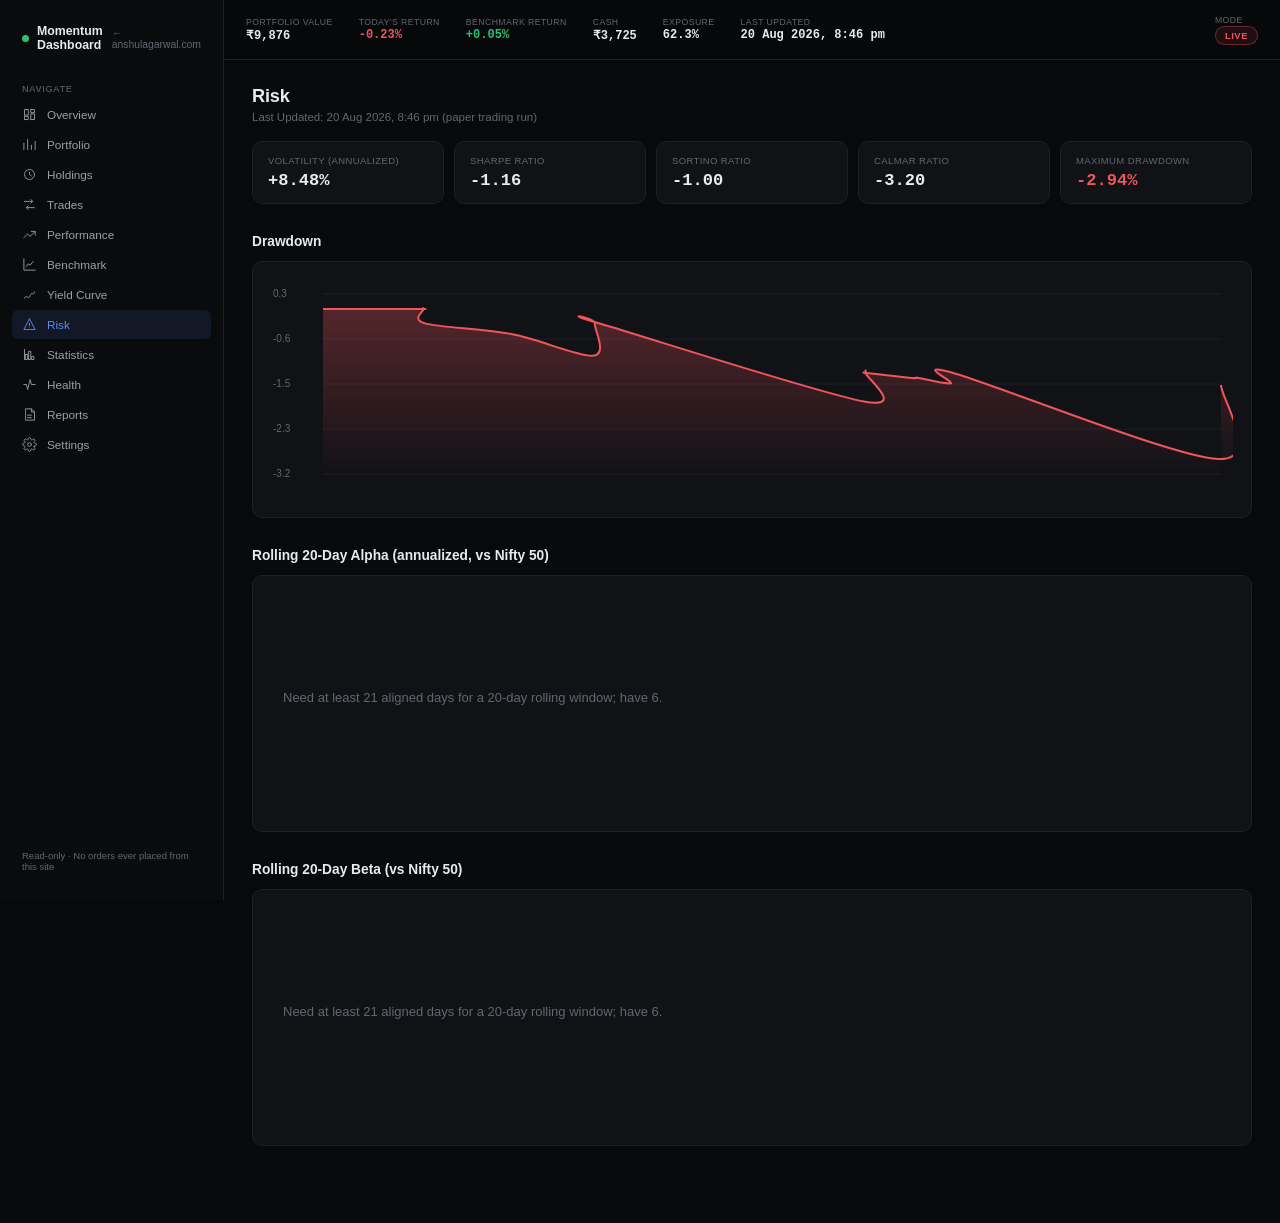
<file: momentum-dashboard/risk.html>
<!doctype html>
<html lang="en">
<head>
<meta charset="utf-8">
<meta name="viewport" content="width=device-width, initial-scale=1">
<title>Momentum Dashboard — Risk</title>
<link rel="stylesheet" href="assets/style.css?v=2">
</head>
<body>
<div class="app-shell" id="app-root">
  <aside class="sidebar">
    <div class="sidebar-brand"><span class="dot"></span> Momentum Dashboard<a href="../index.html" class="back">← anshulagarwal.com</a></div>
    <div class="sidebar-section-label">Navigate</div>
    <nav class="sidebar-nav"></nav>
    <div class="sidebar-footer">Read-only · No orders ever placed from this site</div>
  </aside>
  <div>
    <div class="topbar-v2">
      <button class="sidebar-toggle" aria-label="Toggle menu"><svg width="16" height="16" viewBox="0 0 24 24" fill="none" stroke="currentColor" stroke-width="2" stroke-linecap="round"><path d="M3 6h18M3 12h18M3 18h18"/></svg></button>
      <div class="stat-chip"><span class="stat-label">Portfolio Value</span><span class="stat-value" id="tb-value">—</span></div>
      <div class="stat-chip"><span class="stat-label">Today's Return</span><span class="stat-value" id="tb-today">—</span></div>
      <div class="stat-chip"><span class="stat-label">Benchmark Return</span><span class="stat-value" id="tb-bench">—</span></div>
      <div class="stat-chip"><span class="stat-label">Cash</span><span class="stat-value" id="tb-cash">—</span></div>
      <div class="stat-chip"><span class="stat-label">Exposure</span><span class="stat-value" id="tb-exposure">—</span></div>
      <div class="stat-chip"><span class="stat-label">Last Updated</span><span class="stat-value" id="tb-updated">—</span></div>
      <div class="stat-chip mode-chip"><span class="stat-label">Mode</span><span class="mode-pill" id="tb-mode">—</span></div>
    </div>
    <main class="content">
      <h1>Risk</h1>
      <p class="subtitle" id="generated-at">Loading…</p>

      <div class="kpi-grid" id="risk-kpi-grid"></div>

      <h2>Drawdown</h2>
      <div class="panel fade-in"><canvas id="drawdown-chart" style="width:100%;height:220px;"></canvas></div>

      <h2>Rolling 20-Day Alpha (annualized, vs Nifty 50)</h2>
      <div class="panel fade-in"><canvas id="rolling-alpha-chart" style="width:100%;height:220px;"></canvas></div>

      <h2>Rolling 20-Day Beta (vs Nifty 50)</h2>
      <div class="panel fade-in"><canvas id="rolling-beta-chart" style="width:100%;height:220px;"></canvas></div>
    </main>
  </div>
</div>
<script src="assets/app.js?v=2"></script>
<script>
(async function () {
  renderShell("risk.html");
  const [stats, perf, bench] = await Promise.all([fetchJSON("statistics.json"), fetchJSON("performance.json"), fetchJSON("benchmark.json")]);

  document.getElementById("generated-at").textContent = stats
    ? `Last Updated: ${fmtDate(stats.as_of)} (paper trading run)`
    : "No data yet.";

  const cards = [
    { label: "Volatility (annualized)", value: stats && stats.annualized_volatility_pct !== null ? fmtPct(stats.annualized_volatility_pct) : "Insufficient history" },
    { label: "Sharpe Ratio", value: stats && stats.sharpe_ratio !== null ? fmtNum(stats.sharpe_ratio) : "Insufficient history" },
    { label: "Sortino Ratio", value: stats && stats.sortino_ratio !== null ? fmtNum(stats.sortino_ratio) : "Insufficient history" },
    { label: "Calmar Ratio", value: stats && stats.calmar_ratio !== null ? fmtNum(stats.calmar_ratio) : "Insufficient history" },
    { label: "Maximum Drawdown", value: stats && stats.max_drawdown_pct !== null ? fmtPct(stats.max_drawdown_pct) : "Insufficient history", cls: "neg" },
  ];
  document.getElementById("risk-kpi-grid").innerHTML = cards.map(c => `
    <div class="kpi-card fade-in"><div class="label">${c.label}</div><div class="value ${c.cls || ""}">${c.value}</div></div>`).join("");

  if (perf && perf.available) {
    simpleLineChart("drawdown-chart", [{ label: "Drawdown %", color: CHART_COLORS.red, points: seriesFromDict(perf.drawdown_curve) }], { yDecimals: 1, legend: false });
  } else {
    simpleLineChart("drawdown-chart", [], { emptyMsg: "No equity history yet." });
  }

  const nifty = bench && bench.benchmarks && bench.benchmarks.NIFTY50;
  const rab = nifty && nifty.rolling_alpha_beta;
  if (rab && rab.available) {
    simpleLineChart("rolling-alpha-chart", [{
      label: "Alpha", color: CHART_COLORS.portfolio,
      points: rab.dates.map((d, i) => [new Date(d).getTime(), rab.alpha_annualized_pct[i]]),
    }], { yDecimals: 1, legend: false });
    simpleLineChart("rolling-beta-chart", [{
      label: "Beta", color: CHART_COLORS.benchmark,
      points: rab.dates.map((d, i) => [new Date(d).getTime(), rab.beta[i]]),
    }], { yDecimals: 2, legend: false });
  } else {
    const note = (rab && rab.note) || "Not enough aligned trading history yet for a 20-day rolling window.";
    simpleLineChart("rolling-alpha-chart", [], { emptyMsg: note });
    simpleLineChart("rolling-beta-chart", [], { emptyMsg: note });
  }
})();
</script>
</body>
</html>
</file>
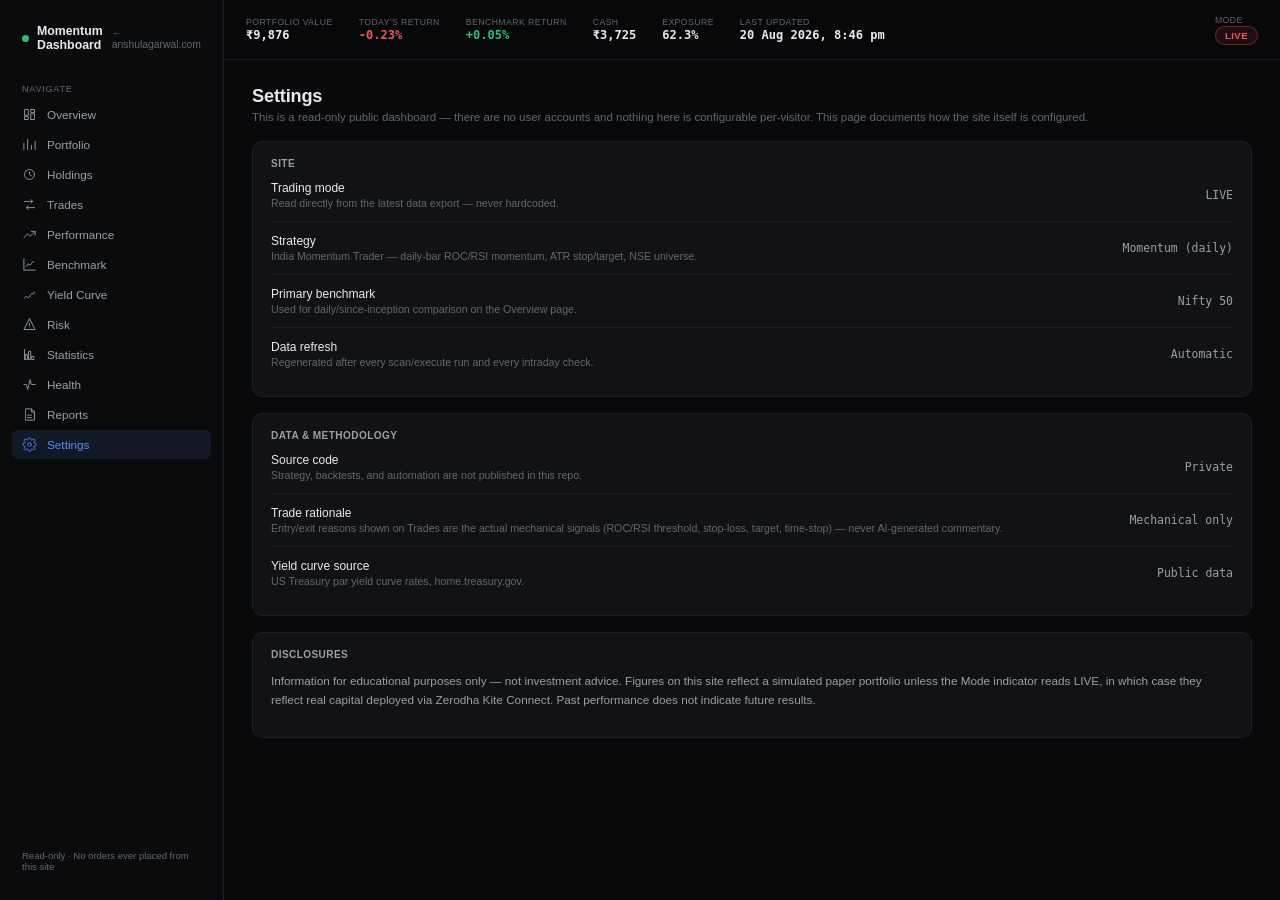
<file: momentum-dashboard/settings.html>
<!doctype html>
<html lang="en">
<head>
<meta charset="utf-8">
<meta name="viewport" content="width=device-width, initial-scale=1">
<title>Momentum Dashboard — Settings</title>
<link rel="stylesheet" href="assets/style.css?v=2">
</head>
<body>
<div class="app-shell" id="app-root">
  <aside class="sidebar">
    <div class="sidebar-brand"><span class="dot"></span> Momentum Dashboard<a href="../index.html" class="back">← anshulagarwal.com</a></div>
    <div class="sidebar-section-label">Navigate</div>
    <nav class="sidebar-nav"></nav>
    <div class="sidebar-footer">Read-only · No orders ever placed from this site</div>
  </aside>
  <div>
    <div class="topbar-v2">
      <button class="sidebar-toggle" aria-label="Toggle menu"><svg width="16" height="16" viewBox="0 0 24 24" fill="none" stroke="currentColor" stroke-width="2" stroke-linecap="round"><path d="M3 6h18M3 12h18M3 18h18"/></svg></button>
      <div class="stat-chip"><span class="stat-label">Portfolio Value</span><span class="stat-value" id="tb-value">—</span></div>
      <div class="stat-chip"><span class="stat-label">Today's Return</span><span class="stat-value" id="tb-today">—</span></div>
      <div class="stat-chip"><span class="stat-label">Benchmark Return</span><span class="stat-value" id="tb-bench">—</span></div>
      <div class="stat-chip"><span class="stat-label">Cash</span><span class="stat-value" id="tb-cash">—</span></div>
      <div class="stat-chip"><span class="stat-label">Exposure</span><span class="stat-value" id="tb-exposure">—</span></div>
      <div class="stat-chip"><span class="stat-label">Last Updated</span><span class="stat-value" id="tb-updated">—</span></div>
      <div class="stat-chip mode-chip"><span class="stat-label">Mode</span><span class="mode-pill" id="tb-mode">—</span></div>
    </div>
    <main class="content">
      <h1>Settings</h1>
      <p class="subtitle">This is a read-only public dashboard — there are no user accounts and nothing here is configurable per-visitor. This page documents how the site itself is configured.</p>

      <div class="panel fade-in">
        <h3>Site</h3>
        <div class="settings-row"><div><div class="settings-label">Trading mode</div><div class="settings-desc">Read directly from the latest data export — never hardcoded.</div></div><div class="settings-val" id="s-mode">—</div></div>
        <div class="settings-row"><div><div class="settings-label">Strategy</div><div class="settings-desc">India Momentum Trader — daily-bar ROC/RSI momentum, ATR stop/target, NSE universe.</div></div><div class="settings-val">Momentum (daily)</div></div>
        <div class="settings-row"><div><div class="settings-label">Primary benchmark</div><div class="settings-desc">Used for daily/since-inception comparison on the Overview page.</div></div><div class="settings-val">Nifty 50</div></div>
        <div class="settings-row"><div><div class="settings-label">Data refresh</div><div class="settings-desc">Regenerated after every scan/execute run and every intraday check.</div></div><div class="settings-val">Automatic</div></div>
      </div>

      <div class="panel fade-in">
        <h3>Data &amp; Methodology</h3>
        <div class="settings-row"><div><div class="settings-label">Source code</div><div class="settings-desc">Strategy, backtests, and automation are not published in this repo.</div></div><div class="settings-val muted">Private</div></div>
        <div class="settings-row"><div><div class="settings-label">Trade rationale</div><div class="settings-desc">Entry/exit reasons shown on Trades are the actual mechanical signals (ROC/RSI threshold, stop-loss, target, time-stop) — never AI-generated commentary.</div></div><div class="settings-val muted">Mechanical only</div></div>
        <div class="settings-row"><div><div class="settings-label">Yield curve source</div><div class="settings-desc">US Treasury par yield curve rates, home.treasury.gov.</div></div><div class="settings-val muted">Public data</div></div>
      </div>

      <div class="panel fade-in">
        <h3>Disclosures</h3>
        <p style="font-size:0.84rem; line-height:1.6; color:var(--text-secondary);">
          Information for educational purposes only — not investment advice. Figures on this site reflect a simulated paper portfolio unless the Mode indicator reads LIVE, in which case they reflect real capital deployed via Zerodha Kite Connect. Past performance does not indicate future results.
        </p>
      </div>
    </main>
  </div>
</div>
<script src="assets/app.js?v=2"></script>
<script>
(async function () {
  renderShell("settings.html");
  const health = await fetchJSON("health.json");
  document.getElementById("s-mode").textContent = (health && health.mode) ? String(health.mode).toUpperCase() : "—";
})();
</script>
</body>
</html>
</file>
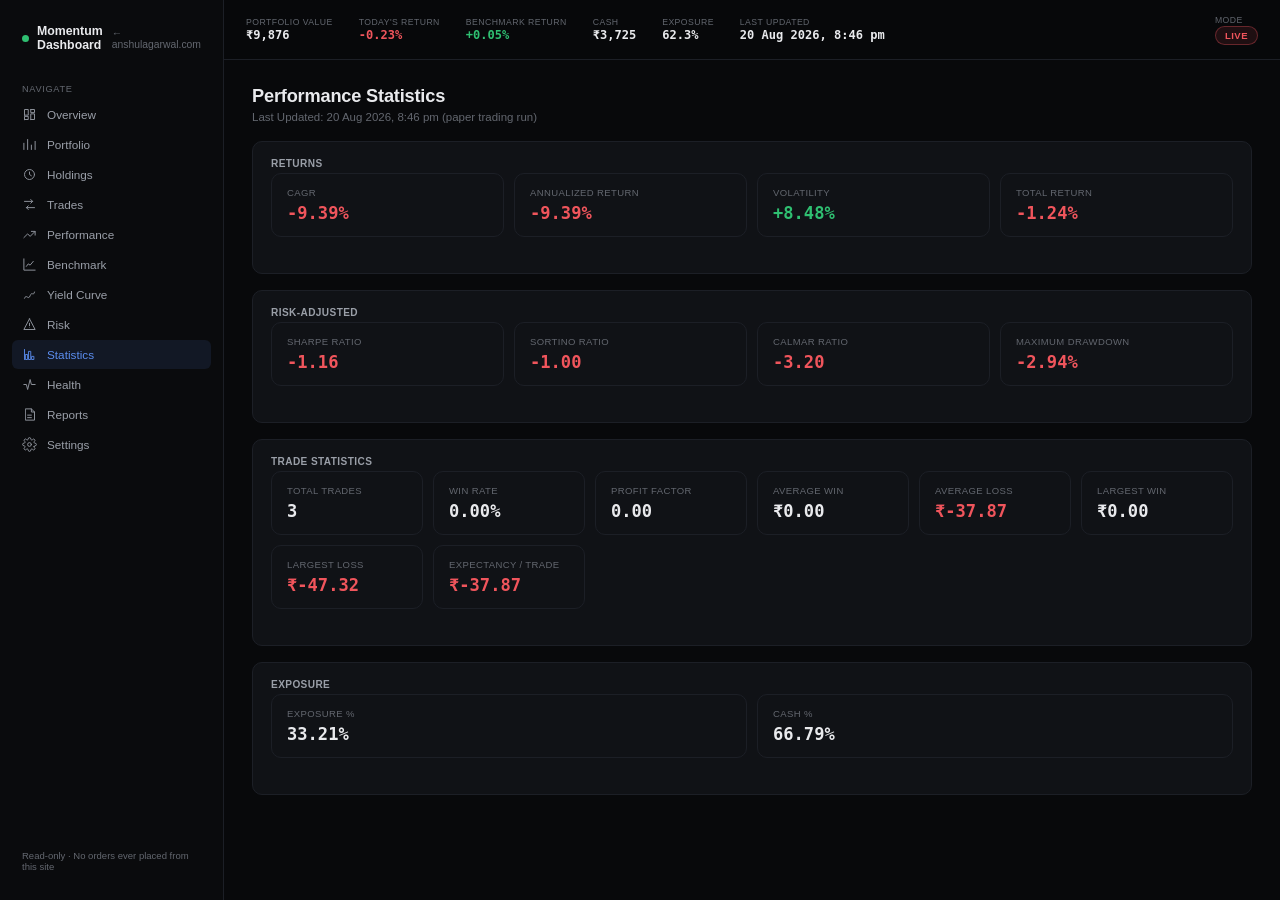
<file: momentum-dashboard/statistics.html>
<!doctype html>
<html lang="en">
<head>
<meta charset="utf-8">
<meta name="viewport" content="width=device-width, initial-scale=1">
<title>Momentum Dashboard — Statistics</title>
<link rel="stylesheet" href="assets/style.css?v=2">
</head>
<body>
<div class="app-shell" id="app-root">
  <aside class="sidebar">
    <div class="sidebar-brand"><span class="dot"></span> Momentum Dashboard<a href="../index.html" class="back">← anshulagarwal.com</a></div>
    <div class="sidebar-section-label">Navigate</div>
    <nav class="sidebar-nav"></nav>
    <div class="sidebar-footer">Read-only · No orders ever placed from this site</div>
  </aside>
  <div>
    <div class="topbar-v2">
      <button class="sidebar-toggle" aria-label="Toggle menu"><svg width="16" height="16" viewBox="0 0 24 24" fill="none" stroke="currentColor" stroke-width="2" stroke-linecap="round"><path d="M3 6h18M3 12h18M3 18h18"/></svg></button>
      <div class="stat-chip"><span class="stat-label">Portfolio Value</span><span class="stat-value" id="tb-value">—</span></div>
      <div class="stat-chip"><span class="stat-label">Today's Return</span><span class="stat-value" id="tb-today">—</span></div>
      <div class="stat-chip"><span class="stat-label">Benchmark Return</span><span class="stat-value" id="tb-bench">—</span></div>
      <div class="stat-chip"><span class="stat-label">Cash</span><span class="stat-value" id="tb-cash">—</span></div>
      <div class="stat-chip"><span class="stat-label">Exposure</span><span class="stat-value" id="tb-exposure">—</span></div>
      <div class="stat-chip"><span class="stat-label">Last Updated</span><span class="stat-value" id="tb-updated">—</span></div>
      <div class="stat-chip mode-chip"><span class="stat-label">Mode</span><span class="mode-pill" id="tb-mode">—</span></div>
    </div>
    <main class="content">
      <h1>Performance Statistics</h1>
      <p class="subtitle" id="generated-at">Loading…</p>
      <div id="stats-container"></div>
    </main>
  </div>
</div>
<script src="assets/app.js?v=2"></script>
<script>
(async function () {
  renderShell("statistics.html");
  const stats = await fetchJSON("statistics.json");

  document.getElementById("generated-at").textContent = stats
    ? `Last Updated: ${fmtDate(stats.as_of)} (paper trading run)`
    : "No data yet.";

  const c = document.getElementById("stats-container");
  if (!stats) { c.innerHTML = emptyState("No statistics.json yet."); return; }

  const returnMetrics = [
    ["CAGR", stats.cagr_pct, "pct"],
    ["Annualized Return", stats.annualized_return_pct, "pct"],
    ["Volatility", stats.annualized_volatility_pct, "pct"],
    ["Total Return", stats.total_return_pct, "pct"],
  ];
  const riskMetrics = [
    ["Sharpe Ratio", stats.sharpe_ratio, "num"],
    ["Sortino Ratio", stats.sortino_ratio, "num"],
    ["Calmar Ratio", stats.calmar_ratio, "num"],
    ["Maximum Drawdown", stats.max_drawdown_pct, "pct"],
  ];
  const tradeMetrics = [
    ["Total Trades", stats.n_trades, "raw"],
    ["Win Rate", stats.win_rate_pct, "pct"],
    ["Profit Factor", stats.profit_factor, "num"],
    ["Average Win", stats.avg_win, "cur"],
    ["Average Loss", stats.avg_loss, "cur"],
    ["Largest Win", stats.largest_win, "cur"],
    ["Largest Loss", stats.largest_loss, "cur"],
    ["Expectancy / Trade", stats.expectancy_per_trade, "cur"],
  ];
  const exposureMetrics = [
    ["Exposure %", stats.exposure_pct, "pctabs"],
    ["Cash %", stats.cash_pct, "pctabs"],
  ];

  function fmtVal(v, kind) {
    if (v === null || v === undefined) return "—";
    if (kind === "pct") return fmtPct(v);
    if (kind === "pctabs") return fmtNum(v) + "%";
    if (kind === "cur") return fmtCurrency(v, 2);
    if (kind === "num") return fmtNum(v);
    return v;
  }
  function section(title, metrics) {
    return `<div class="panel fade-in"><h3>${title}</h3><div class="kpi-grid">
      ${metrics.map(([label, v, kind]) => `
        <div class="kpi-card"><div class="label">${label}</div>
          <div class="value ${kind !== "raw" && kind !== "pctabs" ? signClass(v) : ""}">${fmtVal(v, kind)}</div></div>`).join("")}
    </div></div>`;
  }

  let html = section("Returns", returnMetrics) + section("Risk-Adjusted", riskMetrics) +
             section("Trade Statistics", tradeMetrics) + section("Exposure", exposureMetrics);

  if (!stats.equity_history_sufficient) {
    html += `<p class="subtitle">${stats.equity_history_note || "Some equity-curve metrics are withheld until enough trading history accumulates."}</p>`;
  }

  c.innerHTML = html;
})();
</script>
</body>
</html>
</file>
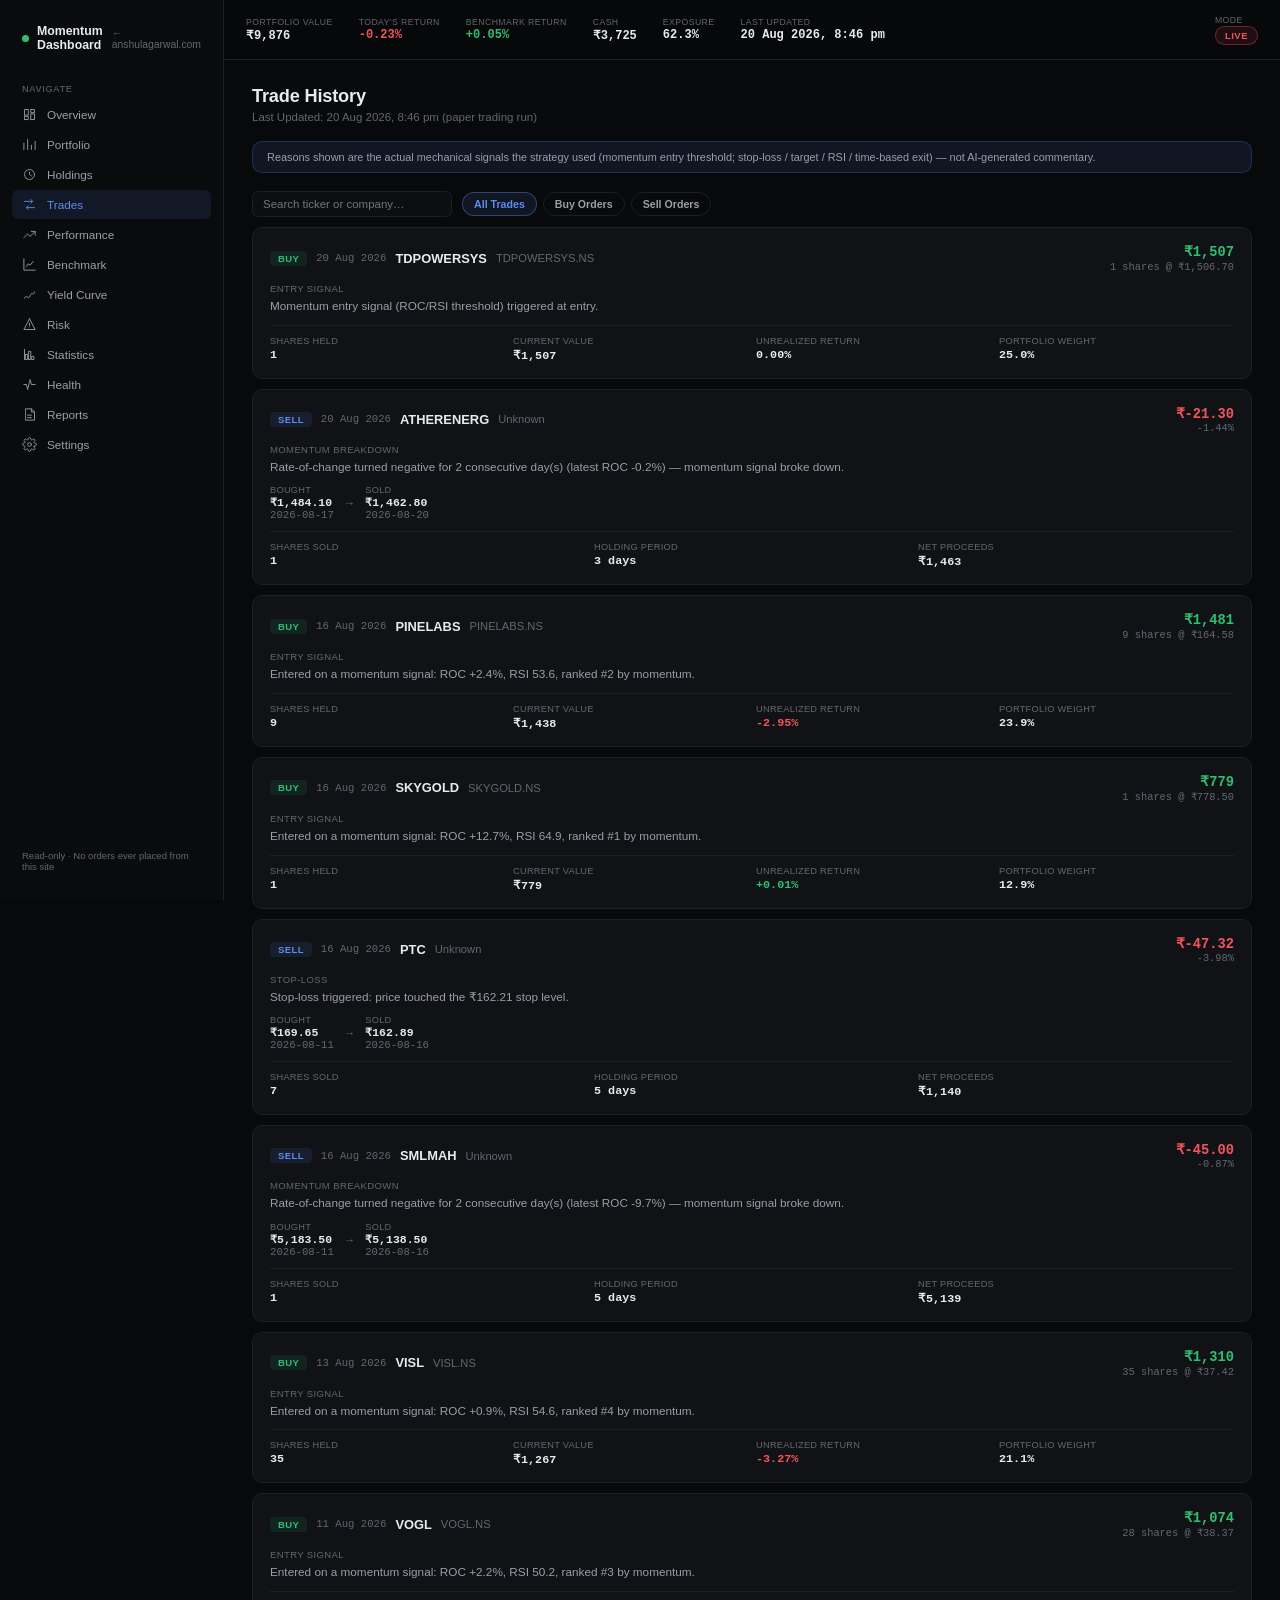
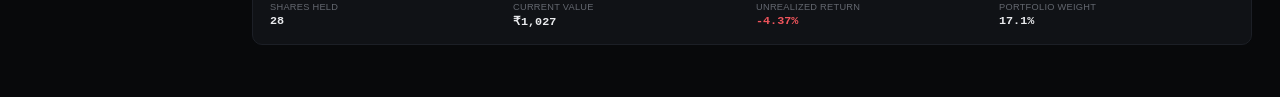
<file: momentum-dashboard/trades.html>
<!doctype html>
<html lang="en">
<head>
<meta charset="utf-8">
<meta name="viewport" content="width=device-width, initial-scale=1">
<title>Momentum Dashboard — Trade History</title>
<link rel="stylesheet" href="assets/style.css?v=2">
</head>
<body>
<div class="app-shell" id="app-root">
  <aside class="sidebar">
    <div class="sidebar-brand"><span class="dot"></span> Momentum Dashboard<a href="../index.html" class="back">← anshulagarwal.com</a></div>
    <div class="sidebar-section-label">Navigate</div>
    <nav class="sidebar-nav"></nav>
    <div class="sidebar-footer">Read-only · No orders ever placed from this site</div>
  </aside>
  <div>
    <div class="topbar-v2">
      <button class="sidebar-toggle" aria-label="Toggle menu"><svg width="16" height="16" viewBox="0 0 24 24" fill="none" stroke="currentColor" stroke-width="2" stroke-linecap="round"><path d="M3 6h18M3 12h18M3 18h18"/></svg></button>
      <div class="stat-chip"><span class="stat-label">Portfolio Value</span><span class="stat-value" id="tb-value">—</span></div>
      <div class="stat-chip"><span class="stat-label">Today's Return</span><span class="stat-value" id="tb-today">—</span></div>
      <div class="stat-chip"><span class="stat-label">Benchmark Return</span><span class="stat-value" id="tb-bench">—</span></div>
      <div class="stat-chip"><span class="stat-label">Cash</span><span class="stat-value" id="tb-cash">—</span></div>
      <div class="stat-chip"><span class="stat-label">Exposure</span><span class="stat-value" id="tb-exposure">—</span></div>
      <div class="stat-chip"><span class="stat-label">Last Updated</span><span class="stat-value" id="tb-updated">—</span></div>
      <div class="stat-chip mode-chip"><span class="stat-label">Mode</span><span class="mode-pill" id="tb-mode">—</span></div>
    </div>
    <main class="content">
      <h1>Trade History</h1>
      <p class="subtitle" id="generated-at">Loading…</p>
      <div class="read-only-banner fade-in">Reasons shown are the actual mechanical signals the strategy used (momentum entry threshold; stop-loss / target / RSI / time-based exit) — not AI-generated commentary.</div>

      <div class="table-toolbar fade-in">
        <input type="text" class="table-search" id="trade-search" placeholder="Search ticker or company…">
        <div class="table-filter-group" id="trade-filter">
          <button data-filter="all" class="chip-btn active">All Trades</button>
          <button data-filter="BUY" class="chip-btn">Buy Orders</button>
          <button data-filter="SELL" class="chip-btn">Sell Orders</button>
        </div>
      </div>

      <div id="trade-cards"></div>
    </main>
  </div>
</div>
<script src="assets/app.js?v=2"></script>
<script>
(async function () {
  renderShell("trades.html");
  const [trades, holdings] = await Promise.all([fetchJSON("trades.json"), fetchJSON("holdings.json")]);

  const asOf = (trades && trades.as_of) || (holdings && holdings.as_of);
  document.getElementById("generated-at").textContent = asOf
    ? `Last Updated: ${fmtDate(asOf)} (paper trading run)`
    : "No data yet.";

  const buyCards = ((holdings && holdings.holdings) || []).map(h => ({ kind: "BUY", date: h.entry_date, symbol: h.ticker, h }));
  const sellCards = ((trades && trades.trades) || []).map(t => ({ kind: "SELL", date: t.exit_date, symbol: t.symbol, t }));
  const all = [...buyCards, ...sellCards].sort((a, b) => (a.date < b.date ? 1 : a.date > b.date ? -1 : 0));

  const container = document.getElementById("trade-cards");
  let currentFilter = "all", currentQuery = "";

  function renderBuyCard(c) {
    const h = c.h;
    return `<div class="trade-card fade-in" data-kind="BUY">
      <div class="trade-card-header">
        <span class="trade-badge buy">BUY</span>
        <span class="trade-date">${c.date ? fmtDate(c.date).split(",")[0] : "—"}</span>
        <span class="trade-ticker">${c.symbol.replace(".NS", "")}</span>
        <span class="trade-company">${h.company || h.sector || ""}</span>
        <div style="margin-left:auto; text-align:right;">
          <div class="trade-headline-val pos">${fmtCurrency(h.entry_price * h.shares)}</div>
          <div class="trade-headline-sub">${h.shares} shares @ ${fmtCurrency(h.entry_price, 2)}</div>
        </div>
      </div>
      <div class="trade-reason-label">Entry Signal</div>
      <div class="trade-reason-text">${entryThesis(h)}</div>
      <div class="trade-stats-grid">
        <div class="trade-stat"><div class="label">Shares Held</div><div class="value">${h.shares}</div></div>
        <div class="trade-stat"><div class="label">Current Value</div><div class="value">${fmtCurrency(h.current_price * h.shares)}</div></div>
        <div class="trade-stat"><div class="label">Unrealized Return</div><div class="value ${signClass(h.current_return_pct)}">${fmtPct(h.current_return_pct)}</div></div>
        <div class="trade-stat"><div class="label">Portfolio Weight</div><div class="value">${h.weight_pct !== null ? h.weight_pct.toFixed(1) + "%" : "—"}</div></div>
      </div>
    </div>`;
  }

  function renderSellCard(c) {
    const t = c.t;
    const reason = parseExitReason(t.exit_reason);
    return `<div class="trade-card fade-in" data-kind="SELL">
      <div class="trade-card-header">
        <span class="trade-badge sell">SELL</span>
        <span class="trade-date">${fmtDate(t.exit_date).split(",")[0]}</span>
        <span class="trade-ticker">${t.symbol.replace(".NS", "")}</span>
        <span class="trade-company">${t.sector || ""}</span>
        <div style="margin-left:auto; text-align:right;">
          <div class="trade-headline-val ${signClass(t.pnl)}">${fmtCurrency(t.pnl, 2)}</div>
          <div class="trade-headline-sub ${signClass(t.return_pct)}">${fmtPct(t.return_pct)}</div>
        </div>
      </div>
      <div class="trade-reason-label">${reason.label}</div>
      <div class="trade-reason-text">${reason.sentence}</div>
      <div class="roundtrip">
        <div class="rt-leg"><span class="rt-label">Bought</span><span class="rt-val">${fmtCurrency(t.entry_price, 2)}</span><span class="trade-date">${t.entry_date}</span></div>
        <span class="rt-arrow">→</span>
        <div class="rt-leg"><span class="rt-label">Sold</span><span class="rt-val">${fmtCurrency(t.exit_price, 2)}</span><span class="trade-date">${t.exit_date}</span></div>
      </div>
      <div class="trade-stats-grid">
        <div class="trade-stat"><div class="label">Shares Sold</div><div class="value">${t.shares}</div></div>
        <div class="trade-stat"><div class="label">Holding Period</div><div class="value">${t.holding_period_days ?? "—"} days</div></div>
        <div class="trade-stat"><div class="label">Net Proceeds</div><div class="value">${fmtCurrency(t.exit_price * t.shares)}</div></div>
      </div>
    </div>`;
  }

  function matchesQuery(c, q) {
    if (!q) return true;
    const hay = (c.symbol + " " + (c.kind === "BUY" ? (c.h.company || "") : (c.t.sector || ""))).toLowerCase();
    return hay.includes(q.toLowerCase());
  }

  function render() {
    const filtered = all.filter(c => (currentFilter === "all" || c.kind === currentFilter) && matchesQuery(c, currentQuery));
    container.innerHTML = filtered.length
      ? filtered.map(c => c.kind === "BUY" ? renderBuyCard(c) : renderSellCard(c)).join("")
      : emptyState(all.length ? "No trades match your filter." : "No trades yet — this fills in as the strategy enters and exits positions.");
  }

  render();
  document.getElementById("trade-search").addEventListener("input", (e) => { currentQuery = e.target.value; render(); });
  document.querySelectorAll("#trade-filter button").forEach(btn => {
    btn.addEventListener("click", () => {
      document.querySelectorAll("#trade-filter button").forEach(b => b.classList.remove("active"));
      btn.classList.add("active");
      currentFilter = btn.dataset.filter;
      render();
    });
  });
})();
</script>
</body>
</html>
</file>
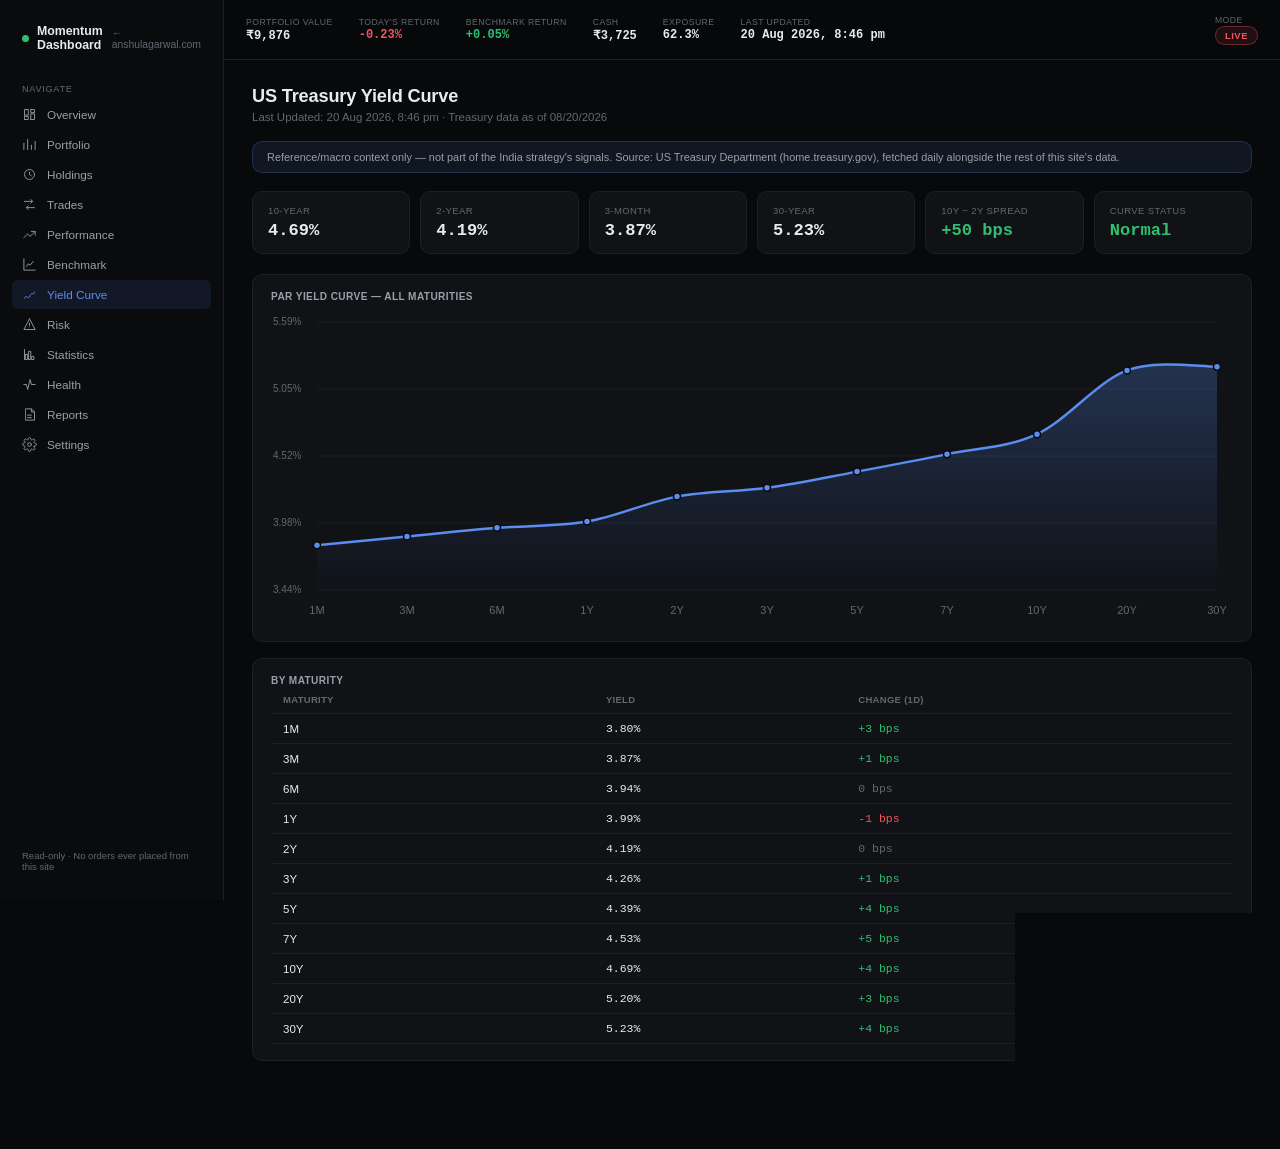
<file: momentum-dashboard/yield-curve.html>
<!doctype html>
<html lang="en">
<head>
<meta charset="utf-8">
<meta name="viewport" content="width=device-width, initial-scale=1">
<title>Momentum Dashboard — US Treasury Yield Curve</title>
<meta name="description" content="Live US Treasury par yield curve, for macro context alongside the India Momentum Trader paper portfolio.">
<link rel="stylesheet" href="assets/style.css?v=2">
</head>
<body>
<div class="app-shell" id="app-root">
  <aside class="sidebar">
    <div class="sidebar-brand"><span class="dot"></span> Momentum Dashboard<a href="../index.html" class="back">← anshulagarwal.com</a></div>
    <div class="sidebar-section-label">Navigate</div>
    <nav class="sidebar-nav"></nav>
    <div class="sidebar-footer">Read-only · No orders ever placed from this site</div>
  </aside>
  <div>
    <div class="topbar-v2">
      <button class="sidebar-toggle" aria-label="Toggle menu"><svg width="16" height="16" viewBox="0 0 24 24" fill="none" stroke="currentColor" stroke-width="2" stroke-linecap="round"><path d="M3 6h18M3 12h18M3 18h18"/></svg></button>
      <div class="stat-chip"><span class="stat-label">Portfolio Value</span><span class="stat-value" id="tb-value">—</span></div>
      <div class="stat-chip"><span class="stat-label">Today's Return</span><span class="stat-value" id="tb-today">—</span></div>
      <div class="stat-chip"><span class="stat-label">Benchmark Return</span><span class="stat-value" id="tb-bench">—</span></div>
      <div class="stat-chip"><span class="stat-label">Cash</span><span class="stat-value" id="tb-cash">—</span></div>
      <div class="stat-chip"><span class="stat-label">Exposure</span><span class="stat-value" id="tb-exposure">—</span></div>
      <div class="stat-chip"><span class="stat-label">Last Updated</span><span class="stat-value" id="tb-updated">—</span></div>
      <div class="stat-chip mode-chip"><span class="stat-label">Mode</span><span class="mode-pill" id="tb-mode">—</span></div>
    </div>
    <main class="content">
      <h1>US Treasury Yield Curve</h1>
      <p class="subtitle" id="generated-at">Loading…</p>
      <div class="read-only-banner fade-in">Reference/macro context only — not part of the India strategy's signals. Source: US Treasury Department (home.treasury.gov), fetched daily alongside the rest of this site's data.</div>

      <div class="kpi-grid" id="kpi-grid"></div>

      <div class="panel fade-in">
        <h3>Par Yield Curve — All Maturities</h3>
        <canvas id="yield-canvas" style="width:100%; height:320px;"></canvas>
      </div>

      <div class="panel fade-in" id="table-panel" style="display:none;">
        <h3>By Maturity</h3>
        <div class="table-scroll">
          <table><thead><tr><th>Maturity</th><th>Yield</th><th>Change (1d)</th></tr></thead>
          <tbody id="yield-table-body"></tbody></table>
        </div>
      </div>
    </main>
  </div>
</div>
<script src="assets/app.js?v=2"></script>
<script>
(async function () {
  renderShell("yield-curve.html");
  const yc = await fetchJSON("yield_curve.json");

  document.getElementById("generated-at").textContent = yc && yc.available
    ? `Last Updated: ${fmtDate(yc.as_of ?? yc.generated_at)} · Treasury data as of ${yc.as_of_date ?? "—"}`
    : "No data yet.";

  const kpiGrid = document.getElementById("kpi-grid");
  if (!yc || !yc.available) {
    kpiGrid.innerHTML = emptyState("Yield curve data unavailable right now — Treasury.gov may be temporarily unreachable. Retried automatically on the next scheduled run.");
    return;
  }

  const tenY = yc.points.find(p => p.maturity === "10Y");
  const twoY = yc.points.find(p => p.maturity === "2Y");
  const thirtyY = yc.points.find(p => p.maturity === "30Y");
  const threeM = yc.points.find(p => p.maturity === "3M");

  const cards = [
    { label: "10-Year", value: tenY ? tenY.yield_pct.toFixed(2) + "%" : "—" },
    { label: "2-Year", value: twoY ? twoY.yield_pct.toFixed(2) + "%" : "—" },
    { label: "3-Month", value: threeM ? threeM.yield_pct.toFixed(2) + "%" : "—" },
    { label: "30-Year", value: thirtyY ? thirtyY.yield_pct.toFixed(2) + "%" : "—" },
    { label: "10Y − 2Y Spread", value: yc.spread_10y_2y_bps !== null ? `${yc.spread_10y_2y_bps > 0 ? "+" : ""}${yc.spread_10y_2y_bps} bps` : "—",
      cls: yc.spread_10y_2y_bps !== null ? (yc.spread_10y_2y_bps < 0 ? "neg" : "pos") : "" },
    { label: "Curve Status", value: yc.curve_inverted_10y_2y === null ? "—" : (yc.curve_inverted_10y_2y ? "Inverted" : "Normal"),
      cls: yc.curve_inverted_10y_2y ? "neg" : "pos" },
  ];
  kpiGrid.innerHTML = cards.map(c => `
    <div class="kpi-card fade-in"><div class="label">${c.label}</div><div class="value ${c.cls || ""}">${c.value}</div></div>`).join("");

  yieldCurveChart("yield-canvas", yc.points, { color: CHART_COLORS.portfolio });

  document.getElementById("table-panel").style.display = "";
  document.getElementById("yield-table-body").innerHTML = yc.points.map(p => `
    <tr><td class="text-cell">${p.maturity}</td>
      <td>${p.yield_pct !== null ? p.yield_pct.toFixed(2) + "%" : "—"}</td>
      <td class="${p.change_bps > 0 ? "pos" : p.change_bps < 0 ? "neg" : "muted"}">${p.change_bps !== null ? (p.change_bps > 0 ? "+" : "") + p.change_bps + " bps" : "—"}</td>
    </tr>`).join("");
})();
</script>
</body>
</html>
</file>
<file: momentum-dashboard/assets/style.css>
/* Momentum Dashboard — institutional analytics platform design system.
   No external fonts/icons/CDNs (zero-dependency principle preserved) —
   "premium typography" here means a careful system-font stack + tabular
   monospace for numbers, not a webfont. */

:root {
  /* Surface */
  --bg: #08090b;
  --bg-elevated: #0c0e11;
  --sidebar-bg: #0a0b0d;
  --card: #101216;
  --card-hover: #131519;
  --border: #1c1f26;
  --border-strong: #2a2e37;

  /* Text */
  --text: #e9eaed;
  --text-secondary: #9a9fa8;
  --text-muted: #63676f;

  /* Semantic — used only for their stated meaning, never decoration */
  --green: #2fbf71;
  --green-bg: rgba(47, 191, 113, 0.10);
  --red: #f0555c;
  --red-bg: rgba(240, 85, 92, 0.10);
  --blue: #5b8def;
  --blue-bg: rgba(91, 141, 239, 0.10);
  --amber: #d9a441;
  --amber-bg: rgba(217, 164, 65, 0.10);

  --shadow-sm: 0 1px 2px rgba(0, 0, 0, 0.35);
  --shadow-md: 0 6px 20px -8px rgba(0, 0, 0, 0.5);

  --radius-sm: 6px;
  --radius: 10px;
  --radius-lg: 14px;

  --sidebar-w: 224px;
  --topbar-h: 60px;

  --font-sans: -apple-system, BlinkMacSystemFont, "Segoe UI Variable", "Segoe UI", Inter, Roboto, Helvetica, Arial, sans-serif;
  --font-mono: ui-monospace, "SF Mono", "Cascadia Code", "Roboto Mono", Consolas, monospace;

  color-scheme: dark;
}

* { box-sizing: border-box; }

html, body {
  margin: 0;
  padding: 0;
  background: var(--bg);
  color: var(--text);
  font-family: var(--font-sans);
  font-size: 14px;
  -webkit-font-smoothing: antialiased;
  text-rendering: optimizeLegibility;
  /* Hard safety net: the topbar's stat-chip row is intentionally allowed
     to overflow ITS OWN box (scrolls via overflow-x:auto on .topbar-v2)
     on narrow screens, but that must never translate into the whole page
     gaining a horizontal scrollbar. */
  overflow-x: hidden;
  max-width: 100vw;
}

a { color: var(--blue); text-decoration: none; }
a:hover { text-decoration: underline; }

.num, .tabular { font-variant-numeric: tabular-nums; font-feature-settings: "tnum" 1; }

::selection { background: rgba(91, 141, 239, 0.28); }

@media (prefers-reduced-motion: no-preference) {
  @keyframes fadeIn { from { opacity: 0; transform: translateY(6px); } to { opacity: 1; transform: translateY(0); } }
  .fade-in { animation: fadeIn 0.35s cubic-bezier(0.16, 1, 0.3, 1) both; }
  .fade-in:nth-of-type(2) { animation-delay: 0.03s; }
  .fade-in:nth-of-type(3) { animation-delay: 0.06s; }
  .fade-in:nth-of-type(4) { animation-delay: 0.09s; }
  .fade-in:nth-of-type(n+5) { animation-delay: 0.1s; }

  @keyframes shimmer { 0% { background-position: -200px 0; } 100% { background-position: 200px 0; } }
  .skeleton {
    background: linear-gradient(90deg, var(--card) 25%, var(--card-hover) 37%, var(--card) 63%);
    background-size: 400px 100%;
    animation: shimmer 1.4s ease infinite;
    border-radius: var(--radius-sm);
  }
}
@media (prefers-reduced-motion: reduce) {
  .skeleton { background: var(--card); }
}

/* ── App shell: sidebar + topbar + main ─────────────────────────────── */
.app-shell {
  display: grid;
  grid-template-columns: var(--sidebar-w) 1fr;
  min-height: 100vh;
}
/* Grid items default to min-width:auto, which lets a wide non-wrapping
   child (the topbar's stat-chip row) force this whole column - and the
   page - wider than the viewport instead of scrolling internally via its
   own overflow-x:auto. min-width:0 here is what makes that internal
   scroll actually take effect instead of blowing out the layout. */
.app-shell > div { min-width: 0; width: 100%; }

.sidebar {
  grid-row: 1 / span 2;
  background: var(--sidebar-bg);
  border-right: 1px solid var(--border);
  padding: 18px 12px;
  position: sticky;
  top: 0;
  height: 100vh;
  overflow-y: auto;
  display: flex;
  flex-direction: column;
}
.sidebar-brand {
  display: flex; align-items: center; gap: 8px;
  padding: 6px 10px 18px;
  font-weight: 600; font-size: 0.88rem; color: var(--text);
}
.sidebar-brand .dot { width: 7px; height: 7px; border-radius: 50%; background: var(--green); flex-shrink: 0; }
.sidebar-brand .back { color: var(--text-muted); font-size: 0.74rem; display: block; font-weight: 500; margin-top: 2px; }

.sidebar-section-label {
  font-size: 0.66rem; text-transform: uppercase; letter-spacing: 0.07em;
  color: var(--text-muted); padding: 14px 10px 6px;
}
.sidebar-nav { display: flex; flex-direction: column; gap: 1px; }
.sidebar-nav a {
  display: flex; align-items: center; gap: 10px;
  padding: 7px 10px; border-radius: var(--radius-sm);
  color: var(--text-secondary); font-size: 0.84rem; font-weight: 500;
  transition: background-color 0.14s ease, color 0.14s ease;
}
.sidebar-nav a:hover { background: rgba(255, 255, 255, 0.035); color: var(--text); text-decoration: none; }
.sidebar-nav a.active { background: var(--blue-bg); color: var(--blue); }
.sidebar-nav a .icon { width: 15px; height: 15px; flex-shrink: 0; opacity: 0.9; }
.sidebar-footer { margin-top: auto; padding: 10px; font-size: 0.68rem; color: var(--text-muted); }

.sidebar-toggle { display: none; }

/* Top stats bar */
.topbar-v2 {
  height: var(--topbar-h);
  border-bottom: 1px solid var(--border);
  background: rgba(8, 9, 11, 0.85);
  backdrop-filter: blur(10px);
  -webkit-backdrop-filter: blur(10px);
  position: sticky; top: 0; z-index: 20;
  display: flex; align-items: center;
  padding: 0 22px;
  gap: 26px;
  overflow-x: auto;
}
.stat-chip { display: flex; flex-direction: column; gap: 1px; white-space: nowrap; }
.stat-chip .stat-label { font-size: 0.62rem; text-transform: uppercase; letter-spacing: 0.05em; color: var(--text-muted); }
.stat-chip .stat-value { font-size: 0.86rem; font-weight: 650; font-family: var(--font-mono); font-variant-numeric: tabular-nums; }
.stat-chip .stat-value.pos { color: var(--green); }
.stat-chip .stat-value.neg { color: var(--red); }
.stat-chip.mode-chip { margin-left: auto; }
.stat-chip .mode-pill {
  font-size: 0.68rem; font-weight: 700; letter-spacing: 0.05em;
  padding: 3px 9px; border-radius: 999px;
  background: var(--amber-bg); color: var(--amber); border: 1px solid rgba(217,164,65,0.3);
}
.stat-chip .mode-pill.live { background: var(--red-bg); color: var(--red); border-color: rgba(240,85,92,0.35); }

main.content { padding: 26px 28px 60px; max-width: 1360px; }

/* Legacy simple-nav (kept for any page not yet migrated) */
.topbar { display: none; }
.mode-banner { display: none; }

h1 { font-size: 1.3rem; font-weight: 650; margin: 0 0 4px; letter-spacing: -0.01em; }
h2 { font-size: 0.98rem; font-weight: 650; margin: 30px 0 12px; color: var(--text); }
h3 { font-size: 0.86rem; font-weight: 650; margin: 0; }
.subtitle { color: var(--text-muted); font-size: 0.82rem; margin: 0 0 18px; }
.section-desc { color: var(--text-muted); font-size: 0.8rem; margin: -6px 0 16px; }

/* ── Cards / panels — flatter, denser, institutional (not oversized) ─── */
.panel {
  background: var(--card);
  border: 1px solid var(--border);
  border-radius: var(--radius);
  padding: 16px 18px;
  margin-bottom: 16px;
  transition: border-color 0.15s ease;
}
.panel:hover { border-color: var(--border-strong); }
.panel-header { display: flex; align-items: center; justify-content: space-between; margin-bottom: 12px; }
.panel h3 { color: var(--text-secondary); text-transform: uppercase; letter-spacing: 0.04em; font-size: 0.72rem; }

.kpi-grid { display: grid; grid-template-columns: repeat(auto-fit, minmax(148px, 1fr)); gap: 10px; margin: 4px 0 20px; }
.kpi-card {
  background: var(--card); border: 1px solid var(--border); border-radius: var(--radius);
  padding: 13px 15px;
  transition: border-color 0.15s ease, transform 0.15s cubic-bezier(0.16,1,0.3,1);
}
.kpi-card:hover { border-color: var(--border-strong); transform: translateY(-1px); }
.kpi-card .label { color: var(--text-muted); font-size: 0.68rem; text-transform: uppercase; letter-spacing: 0.04em; }
.kpi-card .value { font-size: 1.22rem; font-weight: 650; margin-top: 5px; font-family: var(--font-mono); font-variant-numeric: tabular-nums; }
.kpi-card .value.pos { color: var(--green); }
.kpi-card .value.neg { color: var(--red); }
.kpi-card .sub { font-size: 0.72rem; color: var(--text-muted); margin-top: 2px; }

/* Hero (Overview) */
.hero-value { font-size: 2.1rem; font-weight: 700; margin: 8px 0 2px; font-family: var(--font-mono); letter-spacing: -0.01em; }
.hero-sub { color: var(--text-muted); font-size: 0.82rem; margin-bottom: 18px; }

.compare-grid { display: grid; grid-template-columns: 1fr 1fr 0.66fr; gap: 10px; margin-bottom: 6px; }
@media (max-width: 900px) { .compare-grid { grid-template-columns: 1fr; } }
.compare-card { background: var(--card); border: 1px solid var(--border); border-radius: var(--radius); padding: 14px 16px; }
.compare-label { color: var(--text-muted); font-size: 0.68rem; text-transform: uppercase; letter-spacing: 0.04em; margin-bottom: 8px; }
.compare-row { display: flex; justify-content: space-between; align-items: baseline; padding: 3px 0; font-size: 0.86rem; }
.compare-row .compare-name { color: var(--text-muted); }
.compare-val { font-weight: 650; font-family: var(--font-mono); font-variant-numeric: tabular-nums; }
.compare-card.excess { display: flex; flex-direction: column; justify-content: center; align-items: center; text-align: center; }
.excess-val { font-size: 1.5rem; font-weight: 700; margin-top: 4px; font-family: var(--font-mono); }

/* ── Tables — institutional density, sticky header, sort, search ─────── */
.table-toolbar { display: flex; align-items: center; gap: 10px; margin-bottom: 10px; flex-wrap: wrap; }
.table-search {
  background: var(--bg-elevated); border: 1px solid var(--border); border-radius: var(--radius-sm);
  color: var(--text); font-size: 0.82rem; padding: 6px 10px; min-width: 200px;
  font-family: var(--font-sans);
}
.table-search:focus { outline: none; border-color: var(--blue); }
.table-filter-group { display: flex; gap: 6px; }
.chip-btn {
  background: transparent; border: 1px solid var(--border); color: var(--text-secondary);
  padding: 5px 11px; border-radius: 999px; font-size: 0.76rem; font-weight: 600; cursor: pointer;
  transition: all 0.14s ease; font-family: var(--font-sans);
}
.chip-btn:hover { color: var(--text); border-color: var(--border-strong); }
.chip-btn.active { background: var(--blue-bg); color: var(--blue); border-color: rgba(91,141,239,0.4); }

table { width: 100%; border-collapse: collapse; font-size: 0.82rem; }
th, td { text-align: left; padding: 8px 12px; border-bottom: 1px solid var(--border); white-space: nowrap; }
th {
  color: var(--text-muted); font-weight: 600; font-size: 0.68rem; text-transform: uppercase; letter-spacing: 0.03em;
  position: sticky; top: 0; background: var(--card); cursor: pointer; user-select: none;
}
th:hover { color: var(--text-secondary); }
th .sort-arrow { opacity: 0.5; margin-left: 3px; font-size: 0.65rem; }
th.sorted { color: var(--text); }
td { font-family: var(--font-mono); font-variant-numeric: tabular-nums; }
td.text-cell { font-family: var(--font-sans); }
tbody tr { transition: background-color 0.1s ease; }
tbody tr:hover { background: rgba(255, 255, 255, 0.025); }
.table-scroll { overflow-x: auto; max-height: 520px; overflow-y: auto; }

.table-pagination { display: flex; align-items: center; justify-content: space-between; margin-top: 10px; font-size: 0.78rem; color: var(--text-muted); }
.table-pagination .page-btns { display: flex; gap: 4px; }
.table-pagination button {
  background: var(--bg-elevated); border: 1px solid var(--border); color: var(--text-secondary);
  padding: 4px 9px; border-radius: var(--radius-sm); font-size: 0.76rem; cursor: pointer; font-family: var(--font-sans);
}
.table-pagination button:hover:not(:disabled) { color: var(--text); border-color: var(--border-strong); }
.table-pagination button:disabled { opacity: 0.35; cursor: default; }
.table-pagination button.active { background: var(--blue-bg); color: var(--blue); border-color: rgba(91,141,239,0.4); }

.pos { color: var(--green); } .neg { color: var(--red); } .muted { color: var(--text-muted); }

.badge { display: inline-block; padding: 2px 8px; border-radius: 4px; font-size: 0.68rem; font-weight: 650; letter-spacing: 0.02em; }
.badge.ok { background: var(--green-bg); color: var(--green); }
.badge.bad { background: var(--red-bg); color: var(--red); }
.badge.warn { background: var(--amber-bg); color: var(--amber); }
.badge.na { background: rgba(255,255,255,0.05); color: var(--text-muted); }

.empty-state { color: var(--text-muted); text-align: center; padding: 36px 20px; font-size: 0.86rem; }
.wait-state {
  text-align: center; padding: 30px 20px; color: var(--text-secondary); font-size: 0.86rem;
  border: 1px dashed var(--border-strong); border-radius: var(--radius); background: var(--bg-elevated);
}
.wait-state .wait-dot {
  display: inline-block; width: 6px; height: 6px; border-radius: 50%; background: var(--amber); margin-right: 8px;
}
@media (prefers-reduced-motion: no-preference) {
  .wait-state .wait-dot { animation: pulseDot 1.6s ease-in-out infinite; }
  @keyframes pulseDot { 0%, 100% { opacity: 1; } 50% { opacity: 0.3; } }
}

.footer-note { color: var(--text-muted); font-size: 0.74rem; text-align: center; margin: 30px 0 12px; }

canvas { max-width: 100%; cursor: crosshair; }

.read-only-banner {
  background: var(--blue-bg); border: 1px solid rgba(91,140,239,0.22); border-radius: var(--radius);
  padding: 9px 14px; font-size: 0.78rem; color: var(--text-secondary); margin-bottom: 18px;
}

.pdf-list { list-style: none; padding: 0; margin: 0; }
.pdf-list li { padding: 8px 0; border-bottom: 1px solid var(--border); display: flex; justify-content: space-between; align-items: center; }
.pdf-list li:last-child { border-bottom: none; }
.pdf-list a.download { font-size: 0.8rem; }

/* ── Position rows (Overview) ─────────────────────────────────────── */
.position-list { display: flex; flex-direction: column; gap: 1px; background: var(--border); border-radius: var(--radius); overflow: hidden; border: 1px solid var(--border); }
.position-row { display: grid; grid-template-columns: 1.3fr 1fr 1.1fr 0.65fr; align-items: center; gap: 12px; padding: 12px 16px; background: var(--card); transition: background-color 0.12s ease; }
.position-row:hover { background: var(--bg-elevated); }
.position-ticker { display: flex; flex-direction: column; gap: 2px; }
.position-ticker a { font-weight: 650; font-size: 0.9rem; }
.position-company { color: var(--text-muted); font-size: 0.72rem; }
.position-mid { display: flex; flex-direction: column; gap: 2px; font-size: 0.78rem; color: var(--text-muted); font-family: var(--font-mono); }
.position-value { text-align: right; font-weight: 650; font-family: var(--font-mono); font-variant-numeric: tabular-nums; }
.position-change { display: block; font-size: 0.72rem; font-weight: 600; margin-top: 2px; font-family: var(--font-mono); }
.position-weight { text-align: right; color: var(--text-muted); font-size: 0.8rem; font-family: var(--font-mono); }
@media (max-width: 640px) { .position-row { grid-template-columns: 1fr 1fr; row-gap: 6px; } .position-weight { text-align: left; } }

/* ── Trade cards ───────────────────────────────────────────────────── */
.trade-card { background: var(--card); border: 1px solid var(--border); border-radius: var(--radius); padding: 15px 17px; margin-bottom: 10px; transition: border-color 0.15s ease; }
.trade-card:hover { border-color: var(--border-strong); }
.trade-card-header { display: flex; align-items: center; gap: 9px; margin-bottom: 10px; flex-wrap: wrap; }
.trade-badge { font-size: 0.68rem; font-weight: 700; letter-spacing: 0.04em; padding: 2px 8px; border-radius: 4px; }
.trade-badge.buy { background: var(--green-bg); color: var(--green); }
.trade-badge.sell { background: var(--blue-bg); color: var(--blue); }
.trade-date { color: var(--text-muted); font-size: 0.76rem; font-family: var(--font-mono); }
.trade-ticker { font-weight: 650; font-size: 0.92rem; }
.trade-company { color: var(--text-muted); font-size: 0.8rem; }
.trade-headline-val { margin-left: auto; text-align: right; font-weight: 700; font-size: 0.98rem; font-family: var(--font-mono); }
.trade-headline-sub { color: var(--text-muted); font-size: 0.74rem; text-align: right; font-family: var(--font-mono); }
.trade-reason-label { color: var(--text-muted); font-size: 0.68rem; text-transform: uppercase; letter-spacing: 0.04em; margin-bottom: 3px; }
.trade-reason-text { font-size: 0.84rem; line-height: 1.5; margin-bottom: 10px; color: var(--text-secondary); }
.roundtrip { display: flex; align-items: center; gap: 10px; font-size: 0.82rem; margin-bottom: 10px; flex-wrap: wrap; }
.roundtrip .rt-leg { display: flex; flex-direction: column; }
.roundtrip .rt-leg .rt-label { color: var(--text-muted); font-size: 0.66rem; text-transform: uppercase; letter-spacing: 0.03em; }
.roundtrip .rt-leg .rt-val { font-weight: 650; font-family: var(--font-mono); }
.roundtrip .rt-arrow { color: var(--text-muted); }
.trade-stats-grid { display: grid; grid-template-columns: repeat(auto-fit, minmax(110px, 1fr)); gap: 8px; padding-top: 10px; border-top: 1px solid var(--border); }
.trade-stat .label { color: var(--text-muted); font-size: 0.66rem; text-transform: uppercase; letter-spacing: 0.03em; }
.trade-stat .value { font-size: 0.84rem; font-weight: 600; margin-top: 2px; font-family: var(--font-mono); }

/* ── Sector / allocation bars ──────────────────────────────────────── */
.alloc-list { display: flex; flex-direction: column; gap: 9px; }
.alloc-row { display: flex; align-items: center; gap: 12px; }
.alloc-row .alloc-label { width: 150px; flex-shrink: 0; font-size: 0.8rem; color: var(--text-secondary); }
.alloc-row .alloc-bar-track { flex: 1; height: 7px; background: var(--bg-elevated); border-radius: 4px; overflow: hidden; }
.alloc-row .alloc-bar-fill { height: 100%; border-radius: 4px; background: var(--blue); }
.alloc-row .alloc-pct { width: 46px; text-align: right; font-size: 0.78rem; font-family: var(--font-mono); color: var(--text-secondary); flex-shrink: 0; }

/* ── Monthly returns heatmap ───────────────────────────────────────── */
.heatmap-table { width: 100%; border-collapse: separate; border-spacing: 3px; font-size: 0.76rem; }
.heatmap-table th { position: static; background: transparent; text-align: center; padding: 4px; }
.heatmap-cell {
  text-align: center; padding: 8px 4px; border-radius: var(--radius-sm); font-family: var(--font-mono);
  font-variant-numeric: tabular-nums; font-weight: 600; border: 1px solid var(--border);
}
.heatmap-year-label { text-align: right !important; padding-right: 10px !important; color: var(--text-muted); font-family: var(--font-sans); font-weight: 600; }

/* ── Settings / about ───────────────────────────────────────────────── */
.settings-row { display: flex; justify-content: space-between; align-items: center; padding: 12px 0; border-bottom: 1px solid var(--border); }
.settings-row:last-child { border-bottom: none; }
.settings-row .settings-label { font-size: 0.86rem; }
.settings-row .settings-desc { font-size: 0.76rem; color: var(--text-muted); margin-top: 2px; }
.settings-row .settings-val { color: var(--text-secondary); font-size: 0.82rem; font-family: var(--font-mono); }

/* ── Responsive: tablet / mobile — sidebar collapses to top nav ──────── */
@media (max-width: 980px) {
  .app-shell { grid-template-columns: 1fr; }
  .sidebar {
    position: fixed; left: 0; top: 0; bottom: 0; z-index: 40;
    transform: translateX(-100%); transition: transform 0.2s ease;
    box-shadow: var(--shadow-md);
  }
  .sidebar.open { transform: translateX(0); }
  .sidebar-toggle {
    display: flex; align-items: center; justify-content: center;
    width: 32px; height: 32px; border-radius: var(--radius-sm);
    background: var(--bg-elevated); border: 1px solid var(--border); color: var(--text);
    cursor: pointer; margin-right: 12px; flex-shrink: 0;
  }
  .topbar-v2 { padding: 0 14px; gap: 16px; }
  main.content { padding: 18px 16px 50px; }
}
@media (max-width: 640px) {
  .kpi-grid { grid-template-columns: 1fr 1fr; }
  .stat-chip:not(.mode-chip):nth-of-type(n+4) { display: none; }
  table { font-size: 0.76rem; }
}
</file>
